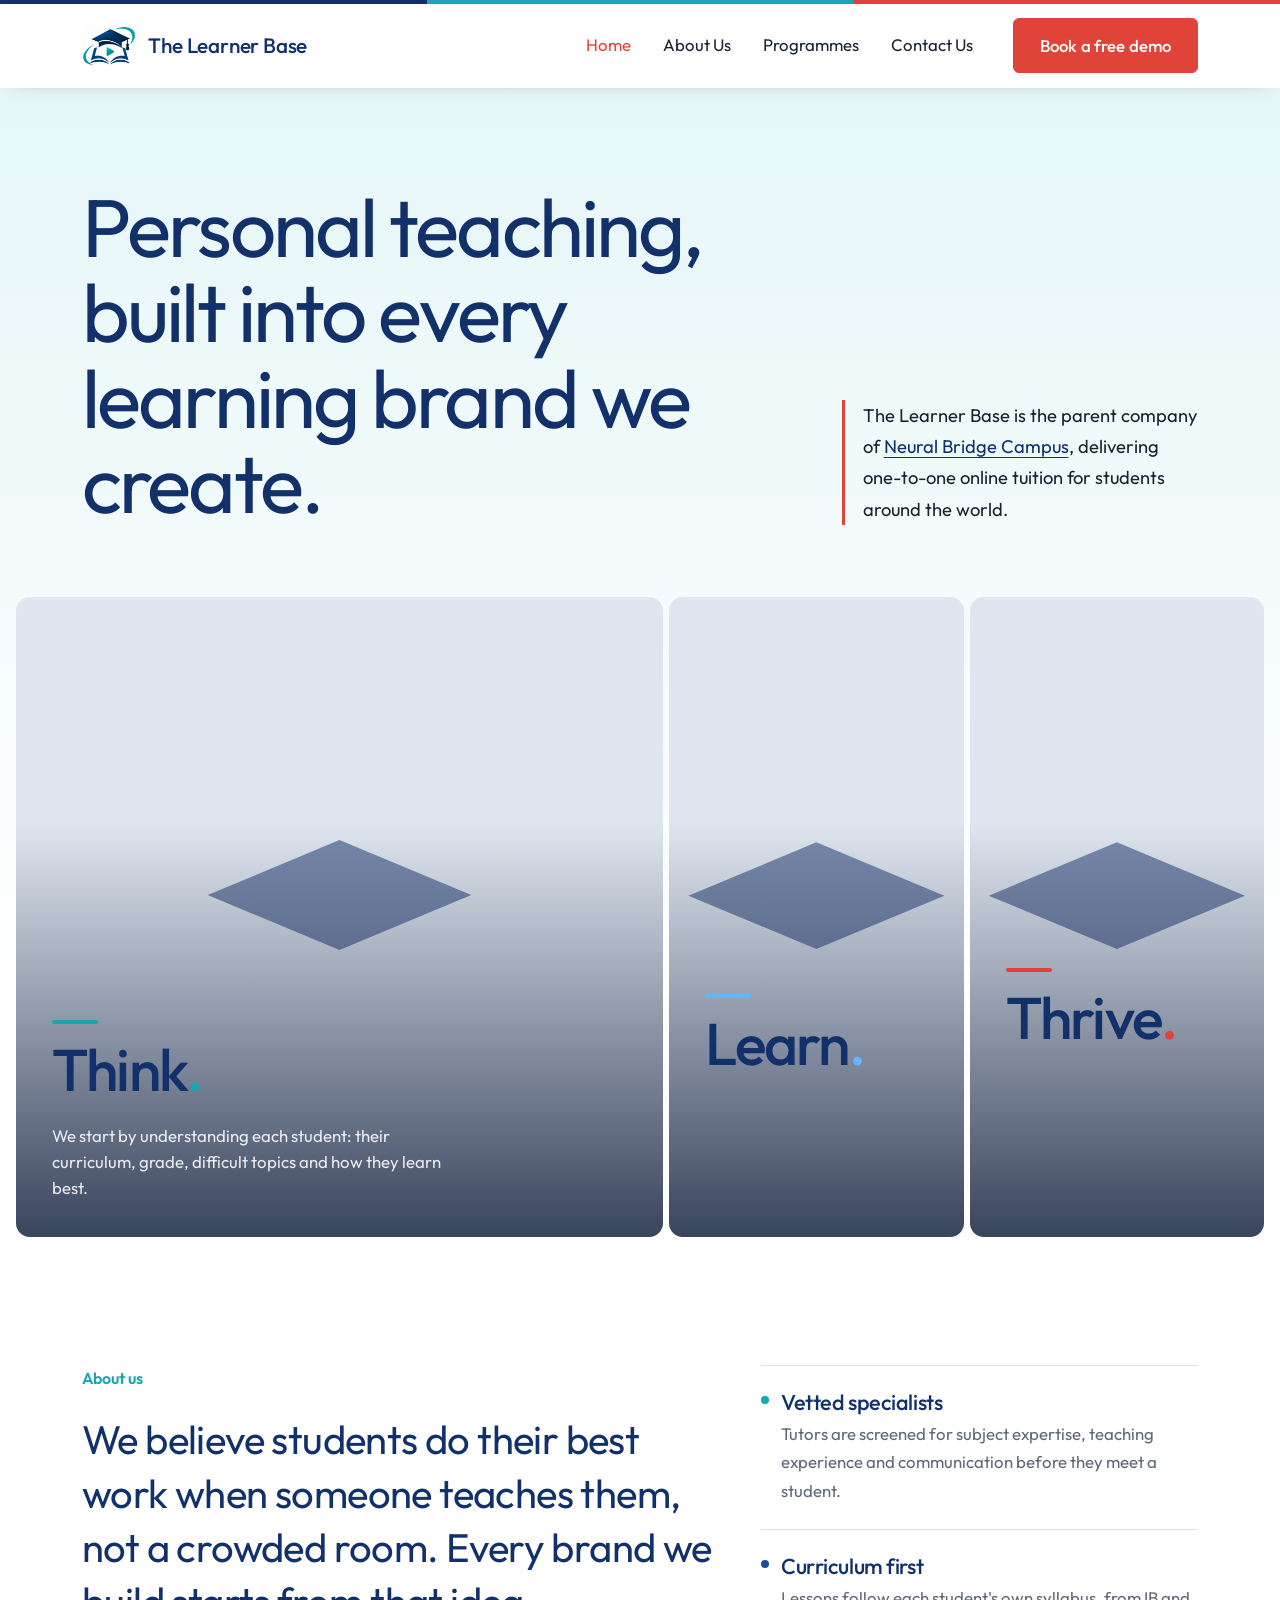
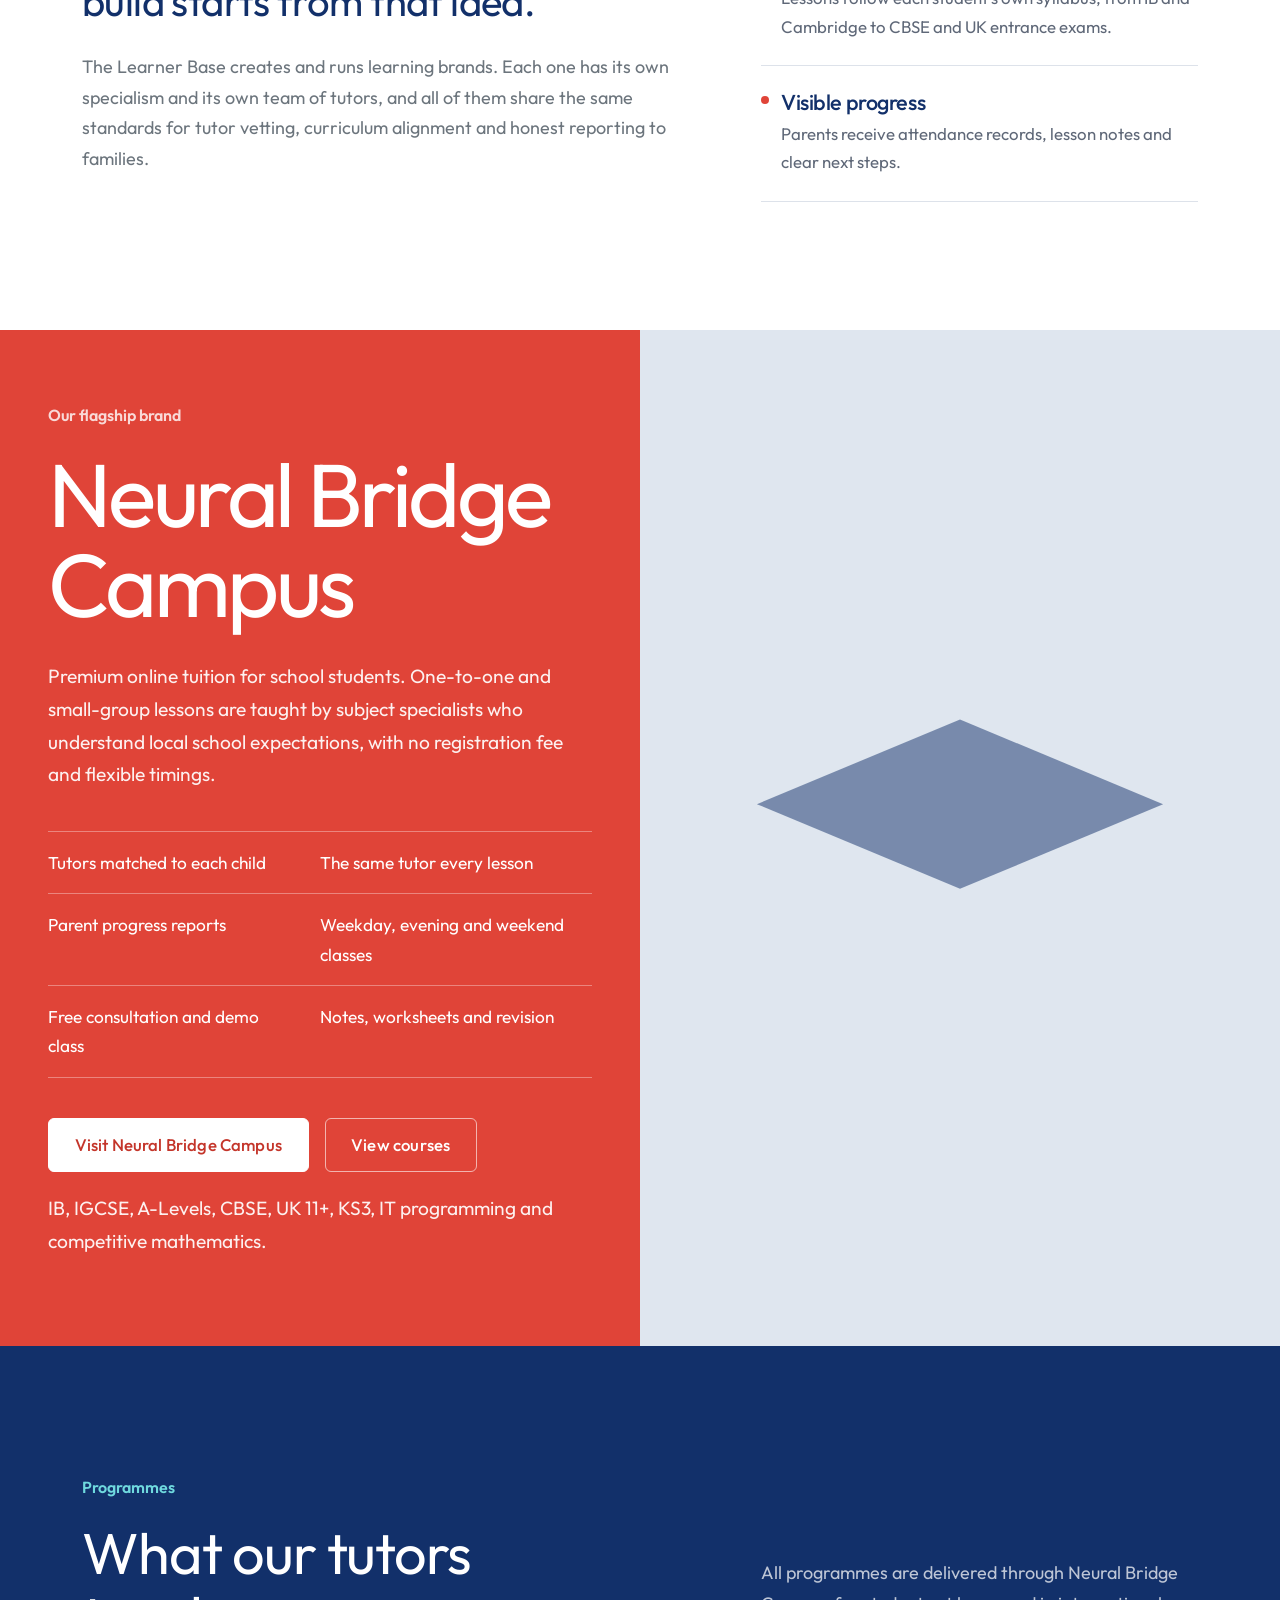
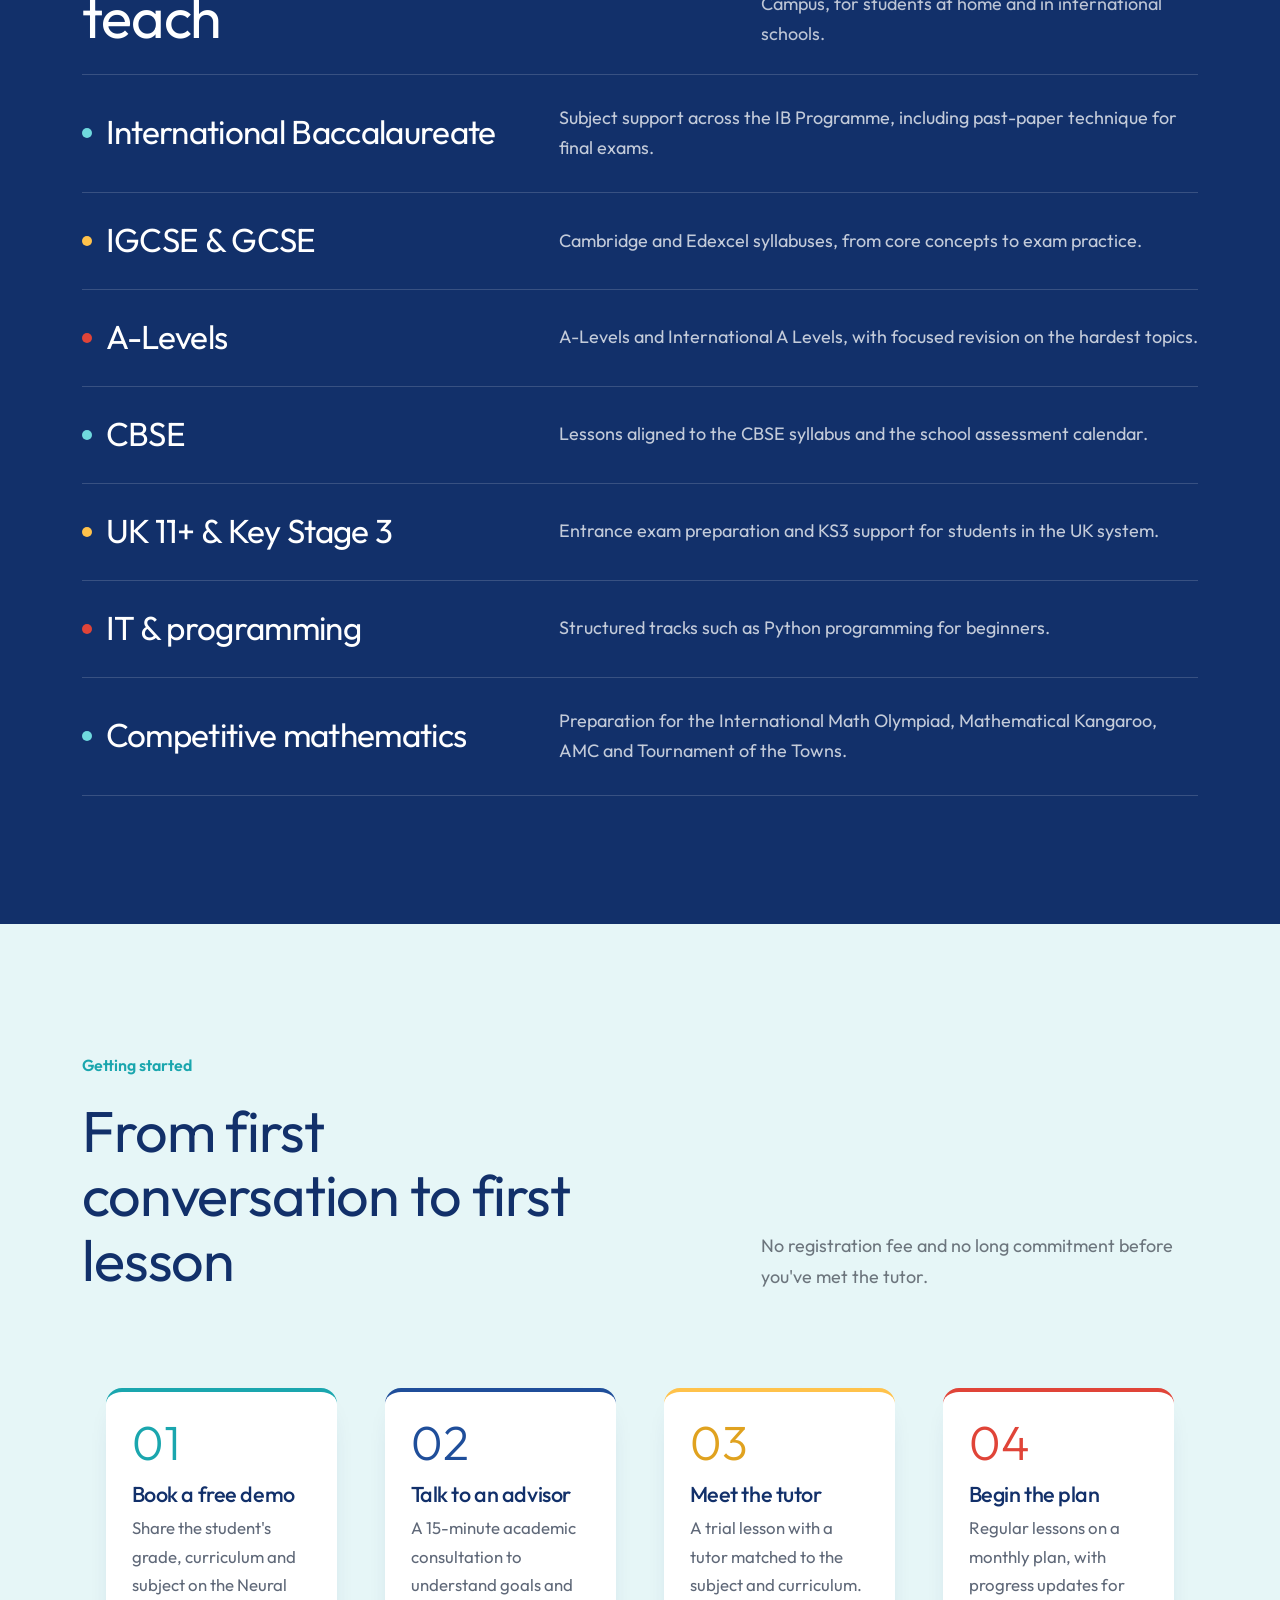
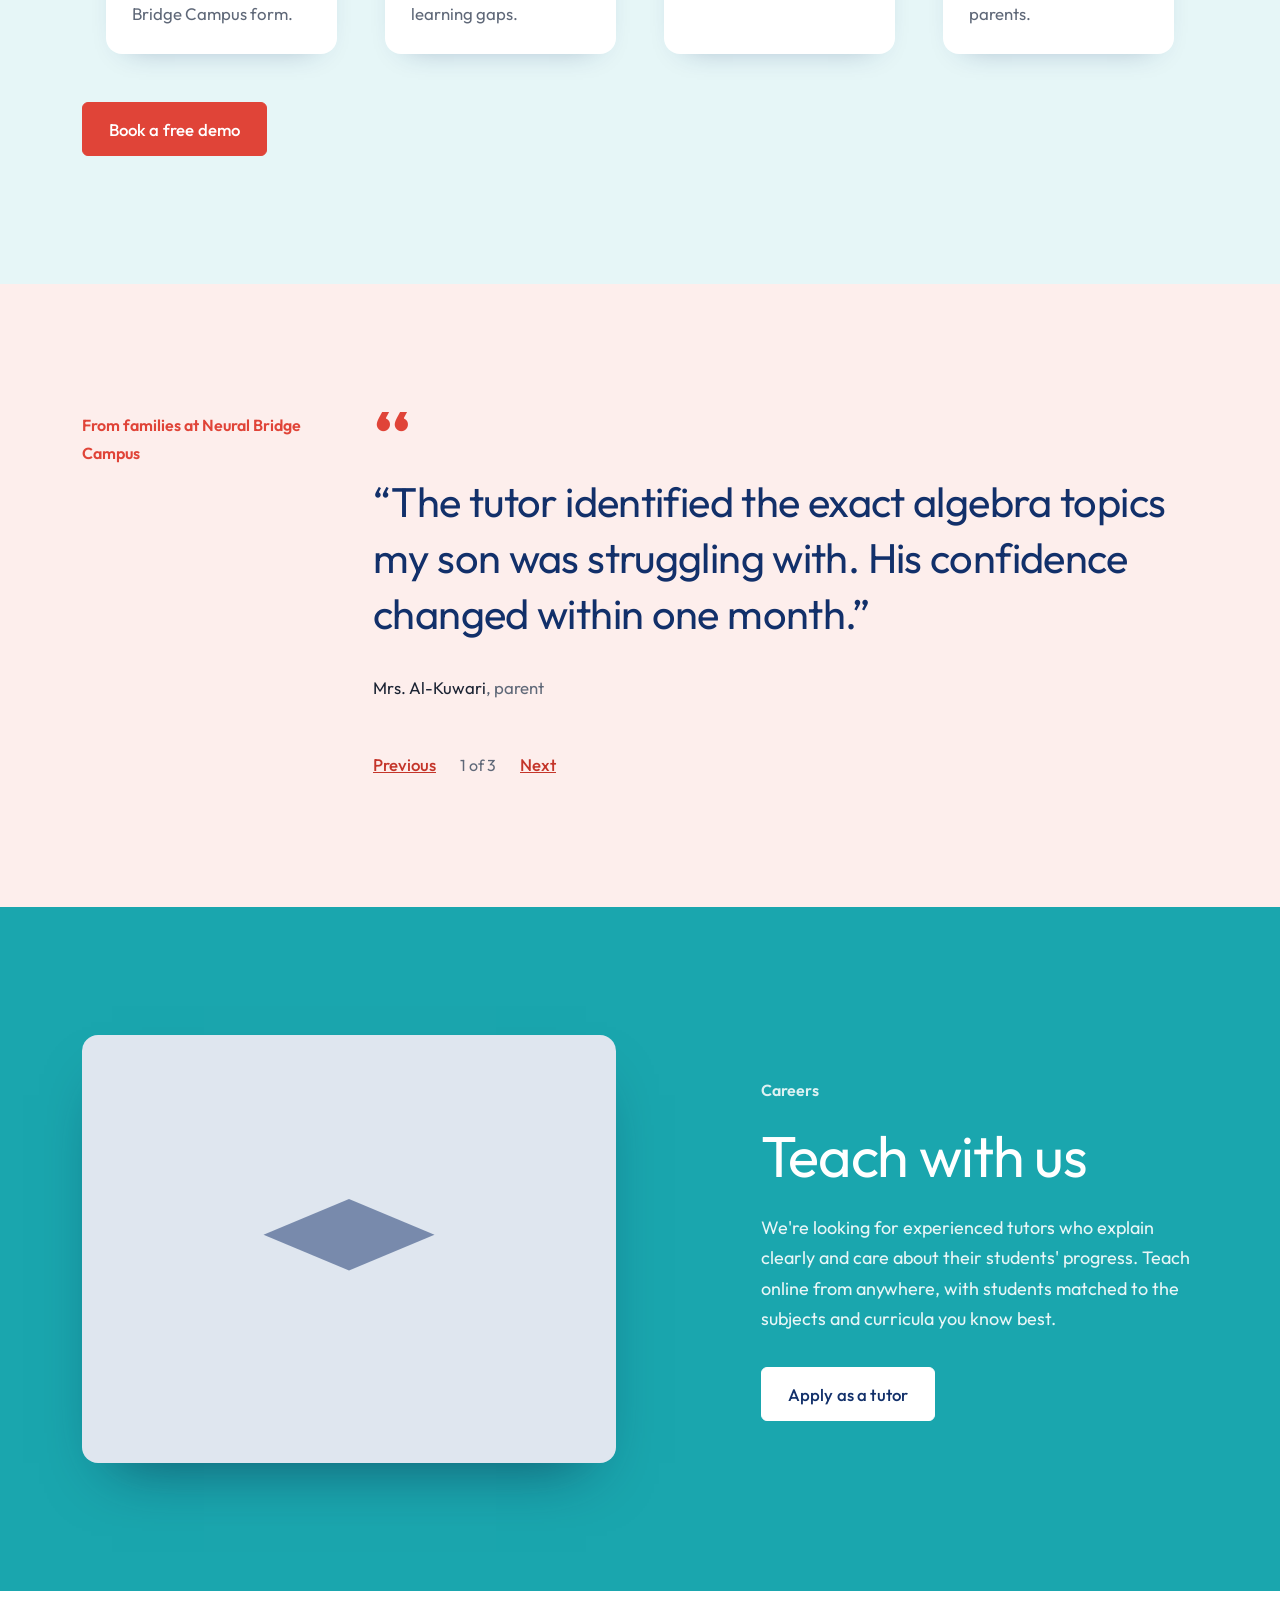
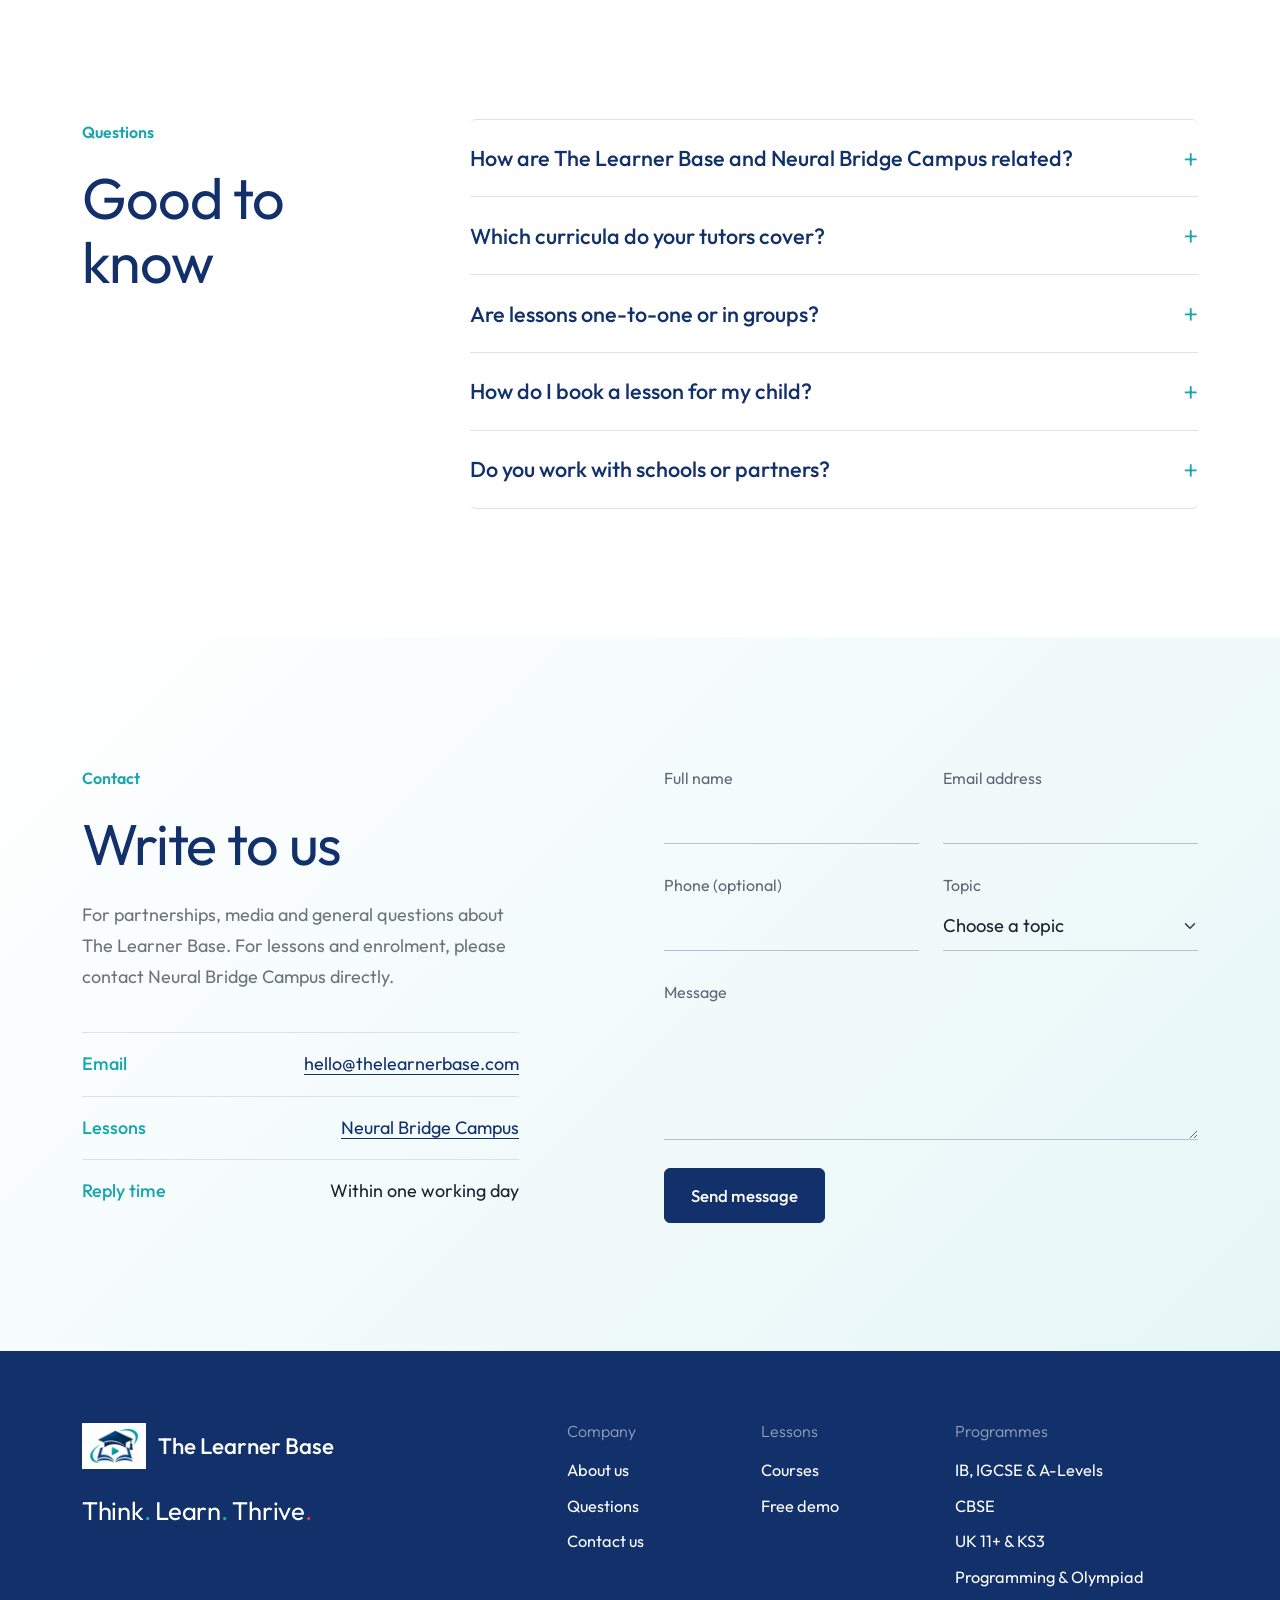
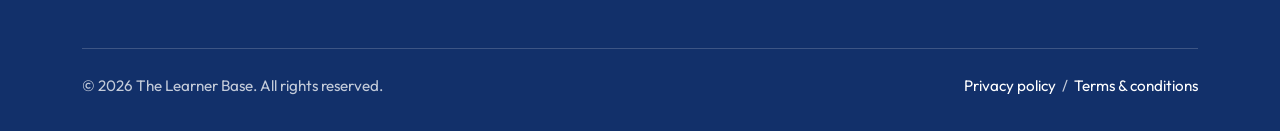
<file: index.html>
<!doctype html>
<html lang="en">
<head>
  <meta charset="utf-8">
  <meta name="viewport" content="width=device-width, initial-scale=1">
  <title>The Learner Base · Think. Learn. Thrive.</title>
  <meta name="description" content="The Learner Base is the parent company of Neural Bridge Campus, building learning brands around personal, curriculum-aligned online teaching.">
  <meta name="theme-color" content="#ffffff">
  <link rel="icon" type="image/png" href="assets/favicon.png">

  <link rel="preconnect" href="https://images.unsplash.com">
  <link rel="preconnect" href="https://fonts.googleapis.com">
  <link rel="preconnect" href="https://fonts.gstatic.com" crossorigin>
  <link href="https://fonts.googleapis.com/css2?family=Outfit:wght@300;400;500;600&display=swap" rel="stylesheet">
  <link href="https://cdn.jsdelivr.net/npm/bootstrap@5.3.3/dist/css/bootstrap.min.css" rel="stylesheet" integrity="sha384-QWTKZyjpPEjISv5WaRU9OFeRpok6YctnYmDr5pNlyT2bRjXh0JMhjY6hW+ALEwIH" crossorigin="anonymous">

  <link href="styles.css" rel="stylesheet">
</head>
<body>
  <a class="visually-hidden-focusable position-absolute top-0 start-0 m-2 btn btn-navy" style="z-index:2000" href="#main">Skip to content</a>

  <div class="brand-stripe" aria-hidden="true"></div>
  <!-- Header -->
  <nav class="navbar navbar-expand-lg sticky-top site-header" aria-label="Main navigation">
    <div class="container">
      <a class="brand" href="index.html" aria-label="The Learner Base home">
        <img src="assets/logo-mark.png" alt="" width="55" height="40">
        <span class="brand-text">The Learner Base</span>
      </a>
      <button class="navbar-toggler" type="button" data-bs-toggle="collapse" data-bs-target="#navMenu" aria-controls="navMenu" aria-expanded="false" aria-label="Open menu"><span class="toggler-lines"></span></button>
      <div class="collapse navbar-collapse" id="navMenu">
        <ul class="navbar-nav ms-auto me-lg-4">
          <li class="nav-item"><a class="nav-link" href="#top">Home</a></li>
          <li class="nav-item"><a class="nav-link" href="about.html">About Us</a></li>
          <li class="nav-item"><a class="nav-link" href="#programmes">Programmes</a></li>
          <li class="nav-item"><a class="nav-link" href="contact.html">Contact Us</a></li>
        </ul>
        <a class="btn btn-coral mt-3 mt-lg-0" href="https://www.neuralbridgecampus.com/#book-demo" target="_blank" rel="noopener">Book a free demo</a>
      </div>
    </div>
  </nav>

  <main id="main">
    <!-- Hero -->
    <section class="hero" id="top" aria-labelledby="hero-title">
      <div class="container">
        <div class="row g-4 align-items-end">
          <div class="col-lg-8">
            <h1 id="hero-title">Personal teaching, built into every learning brand we create.</h1>
          </div>
          <div class="col-lg-4">
            <p class="hero-side mb-0">The Learner Base is the parent company of <a href="https://www.neuralbridgecampus.com" target="_blank" rel="noopener">Neural Bridge Campus</a>, delivering one-to-one online tuition for students around the world.</p>
          </div>
        </div>
      </div>

      <div class="container-fluid px-2 px-md-3">
        <div class="triptych" id="triptych">
          <article class="panel is-open" tabindex="0" aria-labelledby="p1">
            <img src="https://images.unsplash.com/photo-1503676260728-1c00da094a0b?auto=format&fit=crop&w=1400&q=70" alt="Young students concentrating on schoolwork" fetchpriority="high">
            <div class="panel-body">
              <h2 class="panel-word" id="p1">Think</h2>
              <p class="panel-text">We start by understanding each student: their curriculum, grade, difficult topics and how they learn best.</p>
            </div>
          </article>
          <article class="panel" tabindex="0" aria-labelledby="p2">
            <img src="https://images.unsplash.com/photo-1588196749597-9ff075ee6b5b?auto=format&fit=crop&w=1400&q=70" alt="A student taking a live online lesson on a laptop" loading="lazy">
            <div class="panel-body">
              <h2 class="panel-word" id="p2">Learn</h2>
              <p class="panel-text">Live lessons with a matched subject specialist, at a pace where nothing is rushed and nothing is skipped.</p>
            </div>
          </article>
          <article class="panel" tabindex="0" aria-labelledby="p3">
            <img src="https://images.unsplash.com/photo-1523050854058-8df90110c9f1?auto=format&fit=crop&w=1400&q=70" alt="Graduates throwing their caps in celebration" loading="lazy">
            <div class="panel-body">
              <h2 class="panel-word" id="p3">Thrive</h2>
              <p class="panel-text">Progress checkpoints and parent reports make improvement visible, lesson by lesson, all the way to results day.</p>
            </div>
          </article>
        </div>
      </div>
    </section>

    <!-- About -->
    <section class="section" id="about" aria-labelledby="about-title">
      <div class="container">
        <div class="row g-5">
          <div class="col-lg-7">
            <span class="label">About us</span>
            <h2 id="about-title" class="visually-hidden">About The Learner Base</h2>
            <p class="statement">We believe students do their best work when someone teaches them, not a crowded room. Every brand we build starts from that idea.</p>
            <p class="mt-4 text-secondary">The Learner Base creates and runs learning brands. Each one has its own specialism and its own team of tutors, and all of them share the same standards for tutor vetting, curriculum alignment and honest reporting to families.</p>
          </div>
          <div class="col-lg-5">
            <ul class="facts">
              <li><h3>Vetted specialists</h3><p>Tutors are screened for subject expertise, teaching experience and communication before they meet a student.</p></li>
              <li><h3>Curriculum first</h3><p>Lessons follow each student's own syllabus, from IB and Cambridge to CBSE and UK entrance exams.</p></li>
              <li><h3>Visible progress</h3><p>Parents receive attendance records, lesson notes and clear next steps.</p></li>
            </ul>
          </div>
        </div>
      </div>
    </section>

    <!-- Neural Bridge Campus -->
    <section class="nbc" id="brands" aria-labelledby="nbc-title">
      <div class="container-fluid px-0">
        <div class="row g-0">
          <div class="col-lg-6 order-lg-2">
            <img class="nbc-img" src="https://images.unsplash.com/photo-1606761568499-6d2451b23c66?auto=format&fit=crop&w=1400&q=70" alt="Tutor teaching a live online class from a laptop" loading="lazy">
          </div>
          <div class="col-lg-6 order-lg-1">
            <div class="px-4 px-md-5 py-5 my-lg-4" style="max-width:720px;margin-left:auto">
              <span class="label">Our flagship brand</span>
              <h2 id="nbc-title">Neural Bridge Campus</h2>
              <p>Premium online tuition for school students. One-to-one and small-group lessons are taught by subject specialists who understand local school expectations, with no registration fee and flexible timings.</p>
              <ul class="nbc-list">
                <li>Tutors matched to each child</li>
                <li>The same tutor every lesson</li>
                <li>Parent progress reports</li>
                <li>Weekday, evening and weekend classes</li>
                <li>Free consultation and demo class</li>
                <li>Notes, worksheets and revision</li>
              </ul>
              <div class="d-flex flex-wrap gap-3">
                <a class="btn btn-white" href="https://www.neuralbridgecampus.com" target="_blank" rel="noopener">Visit Neural Bridge Campus<span class="visually-hidden"> (opens in a new tab)</span></a>
                <a class="btn btn-line-white" href="https://www.neuralbridgecampus.com/courses" target="_blank" rel="noopener">View courses</a>
              </div>
              <p class="nbc-curricula">IB, IGCSE, A-Levels, CBSE, UK 11+, KS3, IT programming and competitive mathematics.</p>
            </div>
          </div>
        </div>
      </div>
    </section>

    <!-- Programmes -->
    <section class="section prog-dark" id="programmes" aria-labelledby="prog-title">
      <div class="container">
        <div class="row g-5 mb-4">
          <div class="col-lg-6"><span class="label">Programmes</span><h2 id="prog-title" class="mb-0">What our tutors teach</h2></div>
          <div class="col-lg-5 offset-lg-1 align-self-end"><p class="text-secondary mb-0">All programmes are delivered through Neural Bridge Campus, for students at home and in international schools.</p></div>
        </div>
        <dl class="programmes">
          <div class="row"><dt class="col-md-5">International Baccalaureate</dt><dd class="col-md-7">Subject support across the IB Programme, including past-paper technique for final exams.</dd></div>
          <div class="row"><dt class="col-md-5">IGCSE &amp; GCSE</dt><dd class="col-md-7">Cambridge and Edexcel syllabuses, from core concepts to exam practice.</dd></div>
          <div class="row"><dt class="col-md-5">A-Levels</dt><dd class="col-md-7">A-Levels and International A Levels, with focused revision on the hardest topics.</dd></div>
          <div class="row"><dt class="col-md-5">CBSE</dt><dd class="col-md-7">Lessons aligned to the CBSE syllabus and the school assessment calendar.</dd></div>
          <div class="row"><dt class="col-md-5">UK 11+ &amp; Key Stage 3</dt><dd class="col-md-7">Entrance exam preparation and KS3 support for students in the UK system.</dd></div>
          <div class="row"><dt class="col-md-5">IT &amp; programming</dt><dd class="col-md-7">Structured tracks such as Python programming for beginners.</dd></div>
          <div class="row"><dt class="col-md-5">Competitive mathematics</dt><dd class="col-md-7">Preparation for the International Math Olympiad, Mathematical Kangaroo, AMC and Tournament of the Towns.</dd></div>
        </dl>
      </div>
    </section>

    <!-- Steps -->
    <section class="section steps-band" aria-labelledby="how-title">
      <div class="container">
        <div class="row g-5 mb-5">
          <div class="col-lg-6"><span class="label">Getting started</span><h2 id="how-title" class="mb-0">From first conversation to first lesson</h2></div>
          <div class="col-lg-5 offset-lg-1 align-self-end"><p class="text-secondary mb-0">No registration fee and no long commitment before you've met the tutor.</p></div>
        </div>
        <ol class="steps row g-5">
          <li class="col-md-6 col-lg-3"><div class="step-card"><span class="step-num">01</span><h3>Book a free demo</h3><p>Share the student's grade, curriculum and subject on the Neural Bridge Campus form.</p></div></li>
          <li class="col-md-6 col-lg-3"><div class="step-card"><span class="step-num">02</span><h3>Talk to an advisor</h3><p>A 15-minute academic consultation to understand goals and learning gaps.</p></div></li>
          <li class="col-md-6 col-lg-3"><div class="step-card"><span class="step-num">03</span><h3>Meet the tutor</h3><p>A trial lesson with a tutor matched to the subject and curriculum.</p></div></li>
          <li class="col-md-6 col-lg-3"><div class="step-card"><span class="step-num">04</span><h3>Begin the plan</h3><p>Regular lessons on a monthly plan, with progress updates for parents.</p></div></li>
        </ol>
        <a class="btn btn-coral mt-5" href="https://www.neuralbridgecampus.com/#book-demo" target="_blank" rel="noopener">Book a free demo</a>
      </div>
    </section>

    <!-- Testimonials -->
    <section class="section quotes-band" aria-labelledby="t-title">
      <div class="container">
        <div class="row g-5">
          <div class="col-lg-3"><span class="label" id="t-title">From families at Neural Bridge Campus</span></div>
          <div class="col-lg-9">
            <div id="quotes" class="carousel slide quote-carousel" data-bs-interval="false" aria-roledescription="carousel" aria-label="Testimonials">
              <div class="carousel-inner">
                <figure class="carousel-item active m-0">
                  <span class="quote-mark" aria-hidden="true">“</span><blockquote>“The tutor identified the exact algebra topics my son was struggling with. His confidence changed within one month.”</blockquote>
                  <figcaption><strong>Mrs. Al-Kuwari</strong>, parent</figcaption>
                </figure>
                <figure class="carousel-item m-0">
                  <span class="quote-mark" aria-hidden="true">“</span><blockquote>“The lessons were clear and focused on past-paper technique. I improved from a grade 5 to a grade 7 in Physics.”</blockquote>
                  <figcaption><strong>Yousef M.</strong>, IB student</figcaption>
                </figure>
                <figure class="carousel-item m-0">
                  <span class="quote-mark" aria-hidden="true">“</span><blockquote>“The parent reports are useful and practical. We know what was covered and what needs practice before the next lesson.”</blockquote>
                  <figcaption><strong>Mrs. Fatima A.</strong>, parent</figcaption>
                </figure>
              </div>
              <div class="quote-controls">
                <button type="button" data-bs-target="#quotes" data-bs-slide="prev">Previous</button>
                <span class="quote-count" id="quoteCount" aria-live="polite">1 of 3</span>
                <button type="button" data-bs-target="#quotes" data-bs-slide="next">Next</button>
              </div>
            </div>
          </div>
        </div>
      </div>
    </section>

    <!-- Careers -->
    <section class="section careers-band" id="careers" aria-labelledby="careers-title">
      <div class="container">
        <div class="row g-5 align-items-center">
          <div class="col-lg-6">
            <img class="tutor-img" src="https://images.unsplash.com/photo-1544717305-2782549b5136?auto=format&fit=crop&w=1200&q=70" alt="Tutor preparing an online lesson at a desk" loading="lazy">
          </div>
          <div class="col-lg-5 offset-lg-1">
            <span class="label">Careers</span>
            <h2 id="careers-title">Teach with us</h2>
            <p class="text-secondary">We're looking for experienced tutors who explain clearly and care about their students' progress. Teach online from anywhere, with students matched to the subjects and curricula you know best.</p>
            <a class="btn btn-navy mt-3" href="https://www.neuralbridgecampus.com/apply-as-tutor" target="_blank" rel="noopener">Apply as a tutor</a>
          </div>
        </div>
      </div>
    </section>

    <!-- FAQ -->
    <section class="section faq" id="faq" aria-labelledby="faq-title">
      <div class="container">
        <div class="row g-5">
          <div class="col-lg-4"><span class="label">Questions</span><h2 id="faq-title">Good to know</h2></div>
          <div class="col-lg-8">
            <div class="accordion" id="faqList">
              <div class="accordion-item">
                <h3 class="accordion-header"><button class="accordion-button collapsed" type="button" data-bs-toggle="collapse" data-bs-target="#q1" aria-expanded="false" aria-controls="q1">How are The Learner Base and Neural Bridge Campus related?</button></h3>
                <div id="q1" class="accordion-collapse collapse" data-bs-parent="#faqList"><div class="accordion-body">The Learner Base is the parent company. Neural Bridge Campus is our online tuition brand, where students book lessons, meet their tutors and attend classes.</div></div>
              </div>
              <div class="accordion-item">
                <h3 class="accordion-header"><button class="accordion-button collapsed" type="button" data-bs-toggle="collapse" data-bs-target="#q2" aria-expanded="false" aria-controls="q2">Which curricula do your tutors cover?</button></h3>
                <div id="q2" class="accordion-collapse collapse" data-bs-parent="#faqList"><div class="accordion-body">IB, Cambridge and Edexcel IGCSE and A-Levels, CBSE, UK 11+ and Key Stage 3, IT programming, and competitive mathematics.</div></div>
              </div>
              <div class="accordion-item">
                <h3 class="accordion-header"><button class="accordion-button collapsed" type="button" data-bs-toggle="collapse" data-bs-target="#q3" aria-expanded="false" aria-controls="q3">Are lessons one-to-one or in groups?</button></h3>
                <div id="q3" class="accordion-collapse collapse" data-bs-parent="#faqList"><div class="accordion-body">Both formats are available. Each course lists its standard format, and one-to-one plans can be arranged with the support team.</div></div>
              </div>
              <div class="accordion-item">
                <h3 class="accordion-header"><button class="accordion-button collapsed" type="button" data-bs-toggle="collapse" data-bs-target="#q4" aria-expanded="false" aria-controls="q4">How do I book a lesson for my child?</button></h3>
                <div id="q4" class="accordion-collapse collapse" data-bs-parent="#faqList"><div class="accordion-body">Book a free demo on the <a class="text-link" href="https://www.neuralbridgecampus.com/#book-demo" target="_blank" rel="noopener">Neural Bridge Campus website</a>. You'll get a short consultation, a trial lesson with a matched tutor and a suggested monthly plan.</div></div>
              </div>
              <div class="accordion-item">
                <h3 class="accordion-header"><button class="accordion-button collapsed" type="button" data-bs-toggle="collapse" data-bs-target="#q5" aria-expanded="false" aria-controls="q5">Do you work with schools or partners?</button></h3>
                <div id="q5" class="accordion-collapse collapse" data-bs-parent="#faqList"><div class="accordion-body">Yes. Schools, education organisations and partners can reach us through the contact form below. Choose "Partnership" as the topic.</div></div>
              </div>
            </div>
          </div>
        </div>
      </div>
    </section>

    <!-- Contact -->
    <section class="section contact-band" id="contact" aria-labelledby="contact-title">
      <div class="container">
        <div class="row g-5">
          <div class="col-lg-5">
            <span class="label">Contact</span>
            <h2 id="contact-title">Write to us</h2>
            <p class="text-secondary">For partnerships, media and general questions about The Learner Base. For lessons and enrolment, please contact Neural Bridge Campus directly.</p>
            <ul class="contact-lines">
              <li><span>Email</span><a class="text-link" href="mailto:hello@thelearnerbase.com">hello@thelearnerbase.com</a></li>
              <li><span>Lessons</span><a class="text-link" href="https://www.neuralbridgecampus.com/contact" target="_blank" rel="noopener">Neural Bridge Campus</a></li>
              <li><span>Reply time</span>Within one working day</li>
            </ul>
          </div>
          <div class="col-lg-6 offset-lg-1">
            <form id="contactForm" novalidate>
              <div class="form-success" id="formSuccess" role="status" aria-live="polite">Message sent. We'll reply within one working day.</div>
              <div class="row g-0 gx-md-4">
                <div class="col-md-6 field">
                  <label for="cName">Full name</label>
                  <input class="form-control" id="cName" name="name" autocomplete="name" required>
                  <div class="invalid-feedback">Enter your full name.</div>
                </div>
                <div class="col-md-6 field">
                  <label for="cEmail">Email address</label>
                  <input class="form-control" id="cEmail" name="email" type="email" autocomplete="email" required>
                  <div class="invalid-feedback">Enter an email like name@example.com.</div>
                </div>
                <div class="col-md-6 field">
                  <label for="cPhone">Phone (optional)</label>
                  <input class="form-control" id="cPhone" name="phone" type="tel" autocomplete="tel">
                </div>
                <div class="col-md-6 field">
                  <label for="cTopic">Topic</label>
                  <select class="form-select" id="cTopic" name="topic" required>
                    <option value="" selected disabled>Choose a topic</option>
                    <option>General question</option>
                    <option>Partnership</option>
                    <option>Tutoring for my child</option>
                    <option>Working with us</option>
                    <option>Media</option>
                  </select>
                  <div class="invalid-feedback">Choose a topic.</div>
                </div>
                <div class="col-12 field">
                  <label for="cMessage">Message</label>
                  <textarea class="form-control" id="cMessage" name="message" rows="4" minlength="10" required></textarea>
                  <div class="invalid-feedback">Write at least 10 characters.</div>
                </div>
              </div>
              <button class="btn btn-navy" type="submit">Send message</button>
            </form>
          </div>
        </div>
      </div>
    </section>
  </main>

  <!-- Footer -->
  <footer class="site-footer">
    <div class="container">
      <div class="row g-5">
        <div class="col-lg-5">
          <a class="footer-brand text-decoration-none" href="#top"><img src="assets/logo-mark.png" alt="" width="64" height="46"><span>The Learner Base</span></a>
          <p class="footer-tag mb-0">Think<i>.</i> Learn<i>.</i> Thrive<i class="c">.</i></p>
        </div>
        <div class="col-6 col-md-4 col-lg-2">
          <h4>Company</h4>
          <ul><li><a href="about.html">About us</a></li><li><a href="#faq">Questions</a></li><li><a href="contact.html">Contact us</a></li></ul>
        </div>
        <div class="col-6 col-md-4 col-lg-2">
          <h4>Lessons</h4>
          <ul><li><a href="https://www.neuralbridgecampus.com/courses" target="_blank" rel="noopener">Courses</a></li><li><a href="https://www.neuralbridgecampus.com/#book-demo" target="_blank" rel="noopener">Free demo</a></li></ul>
        </div>
        <div class="col-md-4 col-lg-3">
          <h4>Programmes</h4>
          <ul><li><a href="#programmes">IB, IGCSE &amp; A-Levels</a></li><li><a href="#programmes">CBSE</a></li><li><a href="#programmes">UK 11+ &amp; KS3</a></li><li><a href="#programmes">Programming &amp; Olympiad</a></li></ul>
        </div>
      </div>
      <div class="footer-bottom d-flex flex-column flex-md-row justify-content-between gap-2">
        <span>© <span id="year">2026</span> The Learner Base. All rights reserved.</span>
        <span><a href="privacy.html">Privacy policy</a> &nbsp;/&nbsp; <a href="terms.html">Terms &amp; conditions</a></span>
      </div>
    </div>
  </footer>

  <script src="https://cdn.jsdelivr.net/npm/bootstrap@5.3.3/dist/js/bootstrap.bundle.min.js" integrity="sha384-YvpcrYf0tY3lHB60NNkmXc5s9fDVZLESaAA55NDzOxhy9GkcIdslK1eN7N6jIeHz" crossorigin="anonymous"></script>
  <script>
    (function () {
      'use strict';

      // Image fallback in brand colours
      var fallback = 'data:image/svg+xml;utf8,' + encodeURIComponent('<svg xmlns="http://www.w3.org/2000/svg" viewBox="0 0 800 600"><rect width="800" height="600" fill="#dfe6ef"/><path d="M400 230 l120 50 -120 50 -120 -50z" fill="#12306a" opacity=".5"/></svg>');
      function useFallback(img) { if (!img.dataset.fallback) { img.dataset.fallback = '1'; img.removeAttribute('srcset'); img.src = fallback; } }
      window.addEventListener('error', function (e) { if (e.target && e.target.tagName === 'IMG') useFallback(e.target); }, true);
      document.querySelectorAll('img').forEach(function (img) { if (img.complete && img.naturalWidth === 0) useFallback(img); });

      // Triptych: hover, focus or tap opens a panel
      var panels = Array.prototype.slice.call(document.querySelectorAll('.panel'));
      function open(p) { panels.forEach(function (x) { x.classList.toggle('is-open', x === p); }); }
      panels.forEach(function (p) {
        p.addEventListener('mouseenter', function () { open(p); });
        p.addEventListener('focus', function () { open(p); });
        p.addEventListener('click', function () { open(p); });
        p.addEventListener('keydown', function (e) {
          var i = panels.indexOf(p);
          if (e.key === 'ArrowRight' && panels[i + 1]) { panels[i + 1].focus(); e.preventDefault(); }
          if (e.key === 'ArrowLeft' && panels[i - 1]) { panels[i - 1].focus(); e.preventDefault(); }
        });
      });

      // Testimonial counter
      var car = document.getElementById('quotes');
      car.addEventListener('slid.bs.carousel', function (e) { document.getElementById('quoteCount').textContent = (e.to + 1) + ' of 3'; });

      // Active nav link
      var links = Array.prototype.slice.call(document.querySelectorAll('#navMenu .nav-link[href^="#"]'));
      var targets = links.map(function (a) { return document.querySelector(a.getAttribute('href')); });
      function onScroll() {
        var cur = -1;
        targets.forEach(function (s, i) { if (s && s.getBoundingClientRect().top <= 120) cur = i; });
        links.forEach(function (a, i) { a.classList.toggle('active', i === cur); if (i === cur) a.setAttribute('aria-current', 'true'); else a.removeAttribute('aria-current'); });
      }
      window.addEventListener('scroll', onScroll, { passive: true });
      onScroll();

      // Close mobile menu after a tap
      var menu = document.getElementById('navMenu');
      menu.querySelectorAll('a').forEach(function (a) {
        a.addEventListener('click', function () { if (menu.classList.contains('show')) bootstrap.Collapse.getOrCreateInstance(menu).hide(); });
      });

      // Contact form (front-end validation only)
      var form = document.getElementById('contactForm');
      var ok = document.getElementById('formSuccess');
      form.addEventListener('submit', function (e) {
        e.preventDefault();
        ok.classList.remove('show');
        if (!form.checkValidity()) {
          form.classList.add('was-validated');
          var first = form.querySelector(':invalid');
          if (first) first.focus();
          return;
        }
        // Connect to your backend or a form service here.
        form.reset();
        form.classList.remove('was-validated');
        ok.classList.add('show');
        ok.scrollIntoView({ block: 'nearest' });
      });

      document.getElementById('year').textContent = new Date().getFullYear();
    })();
  </script>
</body>
</html>
</file>
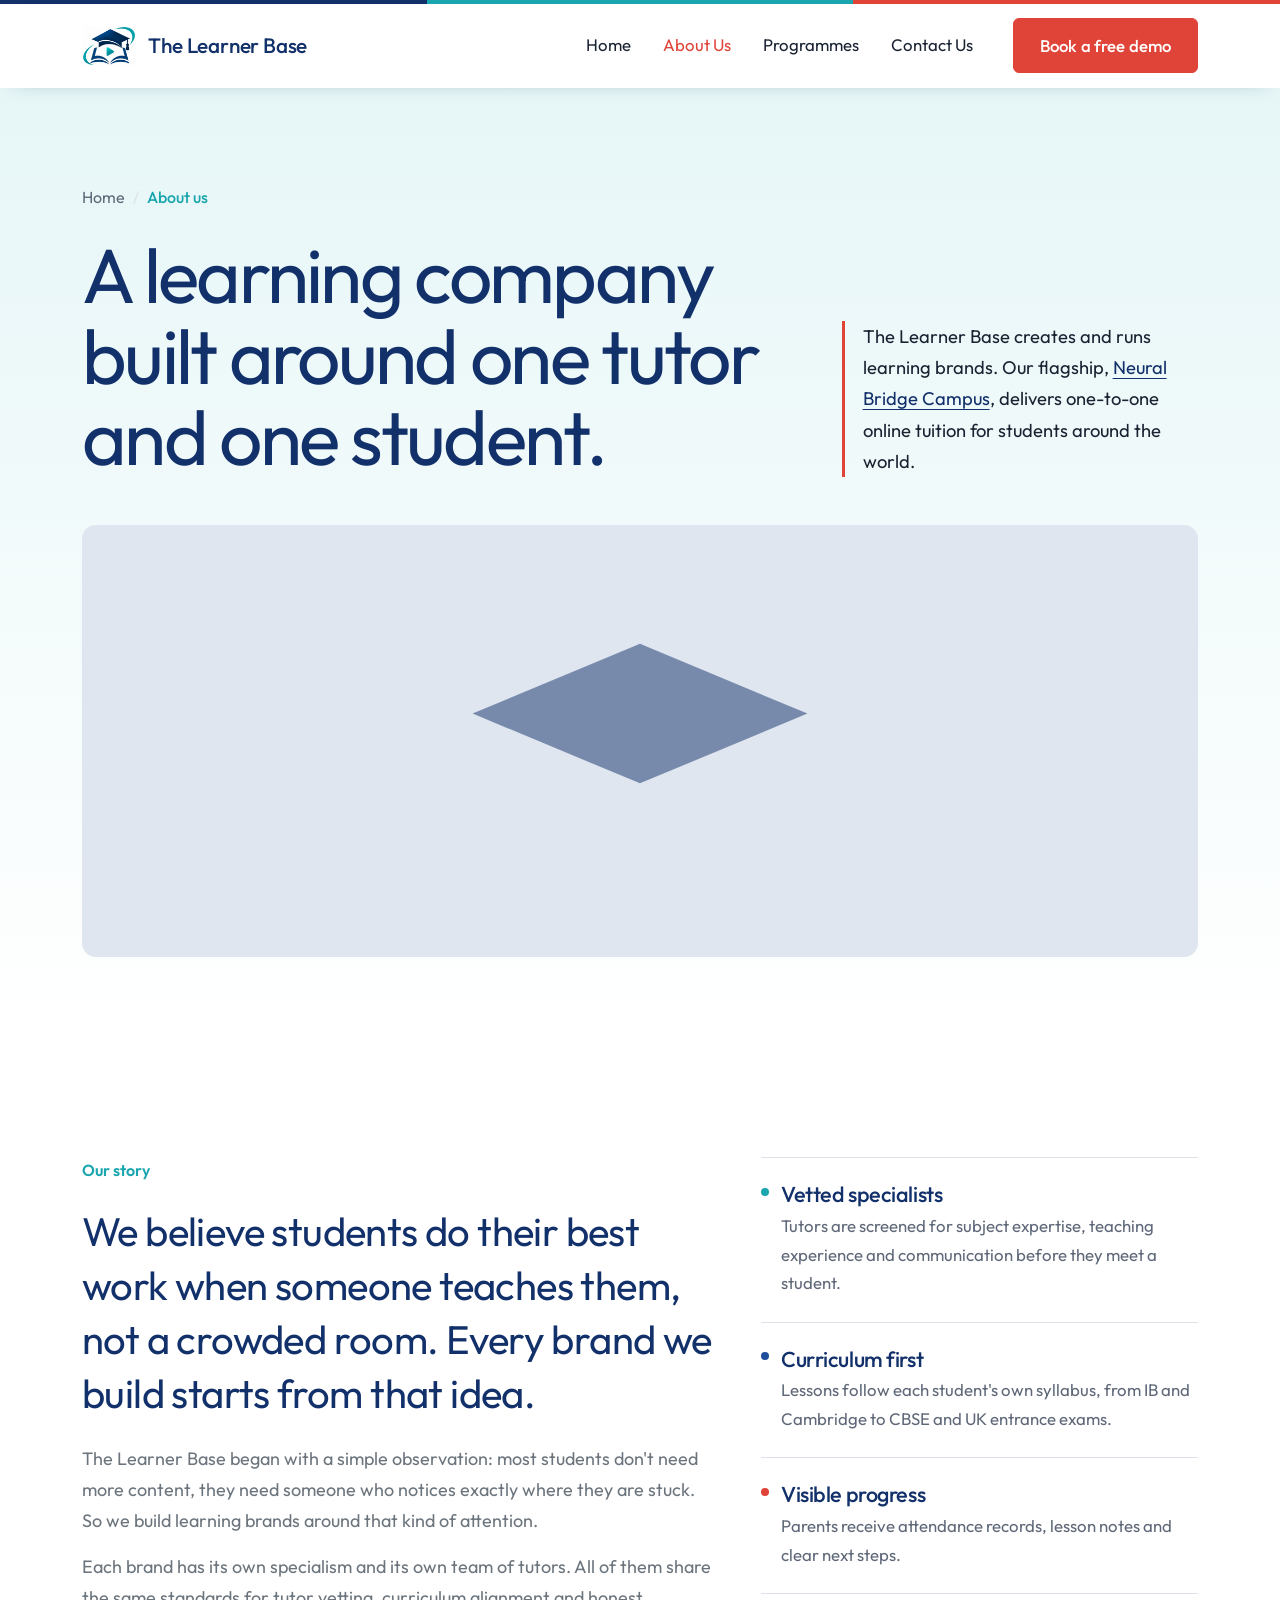
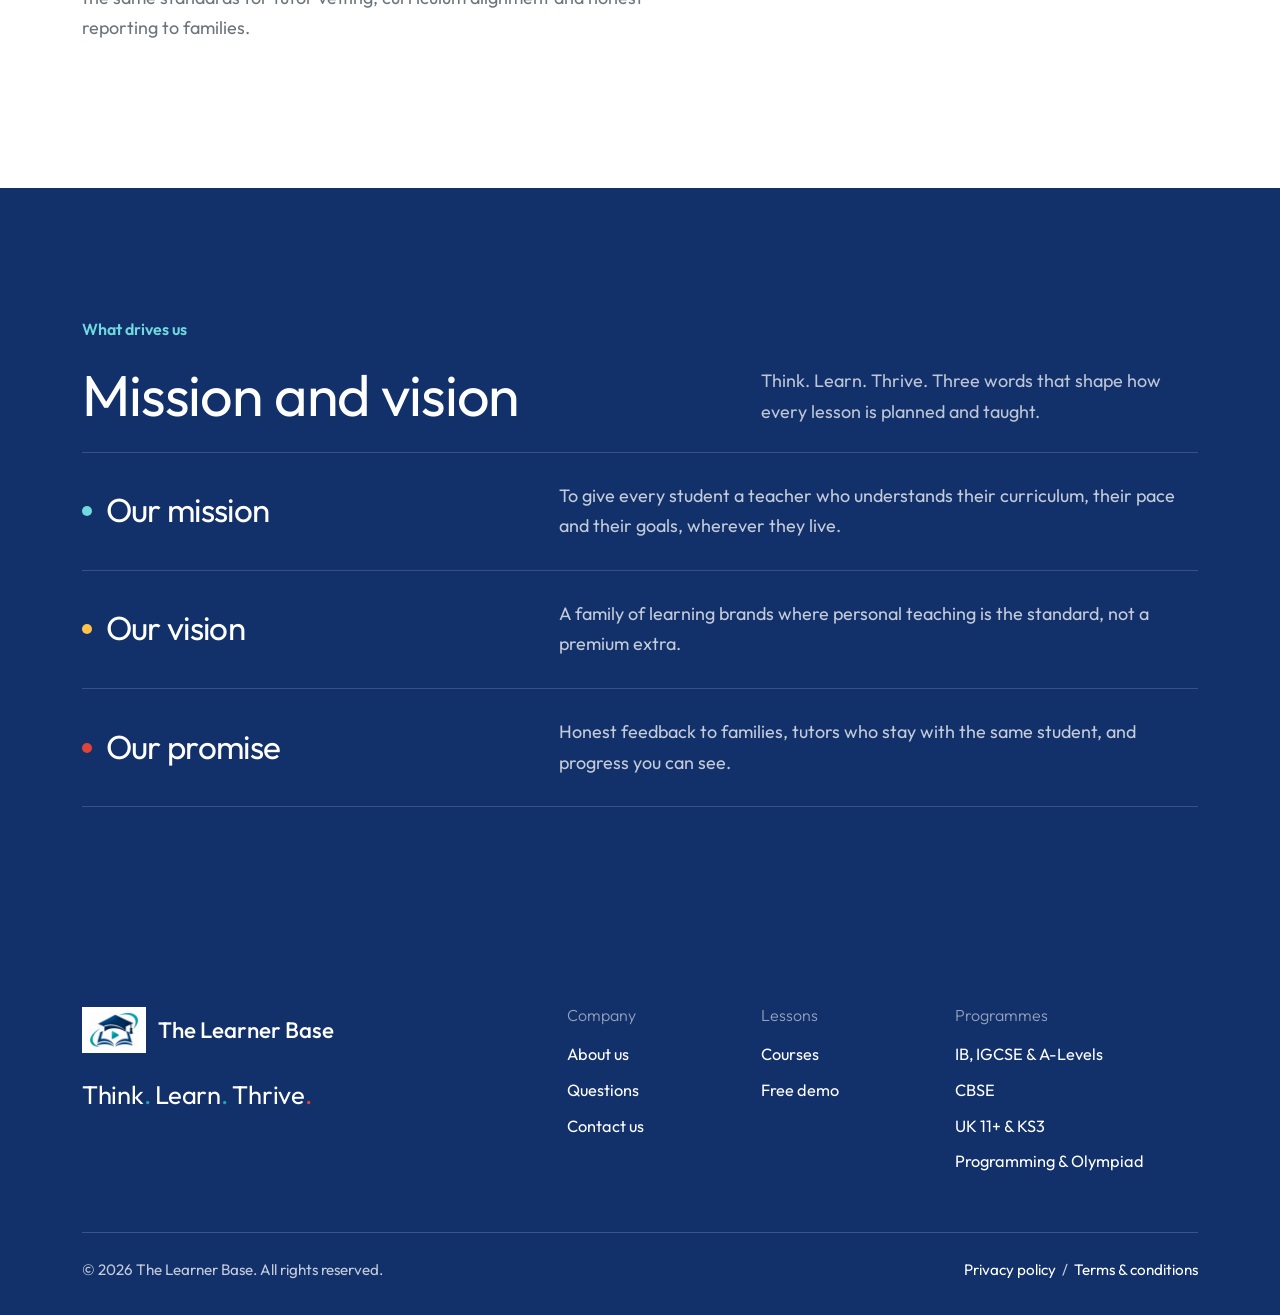
<file: about.html>
<!doctype html>
<html lang="en">
<head>
  <meta charset="utf-8">
  <meta name="viewport" content="width=device-width, initial-scale=1">
  <title>About Us · The Learner Base</title>
  <meta name="description" content="The Learner Base builds learning brands around personal, curriculum-aligned online teaching. Learn who we are and how we work.">
  <meta name="theme-color" content="#ffffff">
  <link rel="icon" type="image/png" href="assets/favicon.png">

  <link rel="preconnect" href="https://images.unsplash.com">
  <link rel="preconnect" href="https://fonts.googleapis.com">
  <link rel="preconnect" href="https://fonts.gstatic.com" crossorigin>
  <link href="https://fonts.googleapis.com/css2?family=Outfit:wght@300;400;500;600&display=swap" rel="stylesheet">
  <link href="https://cdn.jsdelivr.net/npm/bootstrap@5.3.3/dist/css/bootstrap.min.css" rel="stylesheet" integrity="sha384-QWTKZyjpPEjISv5WaRU9OFeRpok6YctnYmDr5pNlyT2bRjXh0JMhjY6hW+ALEwIH" crossorigin="anonymous">

  <link href="styles.css" rel="stylesheet">
</head>
<body>
  <a class="visually-hidden-focusable position-absolute top-0 start-0 m-2 btn btn-navy" style="z-index:2000" href="#main">Skip to content</a>

  <div class="brand-stripe" aria-hidden="true"></div>
  <!-- Header -->
  <nav class="navbar navbar-expand-lg sticky-top site-header" aria-label="Main navigation">
    <div class="container">
      <a class="brand" href="index.html" aria-label="The Learner Base home">
        <img src="assets/logo-mark.png" alt="" width="55" height="40">
        <span class="brand-text">The Learner Base</span>
      </a>
      <button class="navbar-toggler" type="button" data-bs-toggle="collapse" data-bs-target="#navMenu" aria-controls="navMenu" aria-expanded="false" aria-label="Open menu"><span class="toggler-lines"></span></button>
      <div class="collapse navbar-collapse" id="navMenu">
        <ul class="navbar-nav ms-auto me-lg-4">
          <li class="nav-item"><a class="nav-link" href="index.html">Home</a></li>
          <li class="nav-item"><a class="nav-link active" href="about.html" aria-current="page">About Us</a></li>
          <li class="nav-item"><a class="nav-link" href="index.html#programmes">Programmes</a></li>
          <li class="nav-item"><a class="nav-link" href="contact.html">Contact Us</a></li>
        </ul>
        <a class="btn btn-coral mt-3 mt-lg-0" href="https://www.neuralbridgecampus.com/#book-demo" target="_blank" rel="noopener">Book a free demo</a>
      </div>
    </div>
  </nav>

  <main id="main">
    <!-- Page header -->
    <section class="page-hero" aria-labelledby="page-title">
      <div class="container">
        <ol class="crumbs" aria-label="Breadcrumb">
          <li><a href="index.html">Home</a></li>
          <li><span aria-current="page">About us</span></li>
        </ol>
        <div class="row g-4 align-items-end">
          <div class="col-lg-8">
            <h1 id="page-title">A learning company built around one tutor and one student.</h1>
          </div>
          <div class="col-lg-4">
            <p class="hero-side mb-0">The Learner Base creates and runs learning brands. Our flagship, <a href="https://www.neuralbridgecampus.com" target="_blank" rel="noopener">Neural Bridge Campus</a>, delivers one-to-one online tuition for students around the world.</p>
          </div>
        </div>
      </div>
      <div class="container mt-5">
        <img class="page-banner" src="https://images.unsplash.com/photo-1522202176988-66273c2fd55f?auto=format&fit=crop&w=1800&q=70" alt="Students working together around a laptop" fetchpriority="high">
      </div>
    </section>

    <!-- Story -->
    <section class="section" aria-labelledby="story-title">
      <div class="container">
        <div class="row g-5">
          <div class="col-lg-7">
            <span class="label">Our story</span>
            <h2 id="story-title" class="visually-hidden">Our story</h2>
            <p class="statement">We believe students do their best work when someone teaches them, not a crowded room. Every brand we build starts from that idea.</p>
            <p class="mt-4 text-secondary">The Learner Base began with a simple observation: most students don't need more content, they need someone who notices exactly where they are stuck. So we build learning brands around that kind of attention.</p>
            <p class="text-secondary">Each brand has its own specialism and its own team of tutors. All of them share the same standards for tutor vetting, curriculum alignment and honest reporting to families.</p>
          </div>
          <div class="col-lg-5">
            <ul class="facts">
              <li><h3>Vetted specialists</h3><p>Tutors are screened for subject expertise, teaching experience and communication before they meet a student.</p></li>
              <li><h3>Curriculum first</h3><p>Lessons follow each student's own syllabus, from IB and Cambridge to CBSE and UK entrance exams.</p></li>
              <li><h3>Visible progress</h3><p>Parents receive attendance records, lesson notes and clear next steps.</p></li>
            </ul>
          </div>
        </div>
      </div>
    </section>

    <!-- Mission / vision -->
    <section class="section prog-dark" aria-labelledby="mission-title">
      <div class="container">
        <div class="row g-5 mb-4">
          <div class="col-lg-6"><span class="label">What drives us</span><h2 id="mission-title" class="mb-0">Mission and vision</h2></div>
          <div class="col-lg-5 offset-lg-1 align-self-end"><p class="text-secondary mb-0">Think. Learn. Thrive. Three words that shape how every lesson is planned and taught.</p></div>
        </div>
        <dl class="programmes">
          <div class="row"><dt class="col-md-5">Our mission</dt><dd class="col-md-7">To give every student a teacher who understands their curriculum, their pace and their goals, wherever they live.</dd></div>
          <div class="row"><dt class="col-md-5">Our vision</dt><dd class="col-md-7">A family of learning brands where personal teaching is the standard, not a premium extra.</dd></div>
          <div class="row"><dt class="col-md-5">Our promise</dt><dd class="col-md-7">Honest feedback to families, tutors who stay with the same student, and progress you can see.</dd></div>
        </dl>
      </div>
    </section>

  </main>

  <!-- Footer -->
  <footer class="site-footer">
    <div class="container">
      <div class="row g-5">
        <div class="col-lg-5">
          <a class="footer-brand text-decoration-none" href="index.html"><img src="assets/logo-mark.png" alt="" width="64" height="46"><span>The Learner Base</span></a>
          <p class="footer-tag mb-0">Think<i>.</i> Learn<i>.</i> Thrive<i class="c">.</i></p>
        </div>
        <div class="col-6 col-md-4 col-lg-2">
          <h4>Company</h4>
          <ul><li><a href="about.html">About us</a></li><li><a href="index.html#faq">Questions</a></li><li><a href="contact.html">Contact us</a></li></ul>
        </div>
        <div class="col-6 col-md-4 col-lg-2">
          <h4>Lessons</h4>
          <ul><li><a href="https://www.neuralbridgecampus.com/courses" target="_blank" rel="noopener">Courses</a></li><li><a href="https://www.neuralbridgecampus.com/#book-demo" target="_blank" rel="noopener">Free demo</a></li></ul>
        </div>
        <div class="col-md-4 col-lg-3">
          <h4>Programmes</h4>
          <ul><li><a href="index.html#programmes">IB, IGCSE &amp; A-Levels</a></li><li><a href="index.html#programmes">CBSE</a></li><li><a href="index.html#programmes">UK 11+ &amp; KS3</a></li><li><a href="index.html#programmes">Programming &amp; Olympiad</a></li></ul>
        </div>
      </div>
      <div class="footer-bottom d-flex flex-column flex-md-row justify-content-between gap-2">
        <span>© <span id="year">2026</span> The Learner Base. All rights reserved.</span>
        <span><a href="privacy.html">Privacy policy</a> &nbsp;/&nbsp; <a href="terms.html">Terms &amp; conditions</a></span>
      </div>
    </div>
  </footer>

  <script src="https://cdn.jsdelivr.net/npm/bootstrap@5.3.3/dist/js/bootstrap.bundle.min.js" integrity="sha384-YvpcrYf0tY3lHB60NNkmXc5s9fDVZLESaAA55NDzOxhy9GkcIdslK1eN7N6jIeHz" crossorigin="anonymous"></script>
  <script>
    (function () {
      'use strict';
      var fallback = 'data:image/svg+xml;utf8,' + encodeURIComponent('<svg xmlns="http://www.w3.org/2000/svg" viewBox="0 0 800 600"><rect width="800" height="600" fill="#dfe6ef"/><path d="M400 230 l120 50 -120 50 -120 -50z" fill="#12306a" opacity=".5"/></svg>');
      function useFallback(img) { if (!img.dataset.fallback) { img.dataset.fallback = '1'; img.removeAttribute('srcset'); img.src = fallback; } }
      window.addEventListener('error', function (e) { if (e.target && e.target.tagName === 'IMG') useFallback(e.target); }, true);
      document.querySelectorAll('img').forEach(function (img) { if (img.complete && img.naturalWidth === 0) useFallback(img); });
      document.getElementById('year').textContent = new Date().getFullYear();
    })();
  </script>
</body>
</html>
</file>
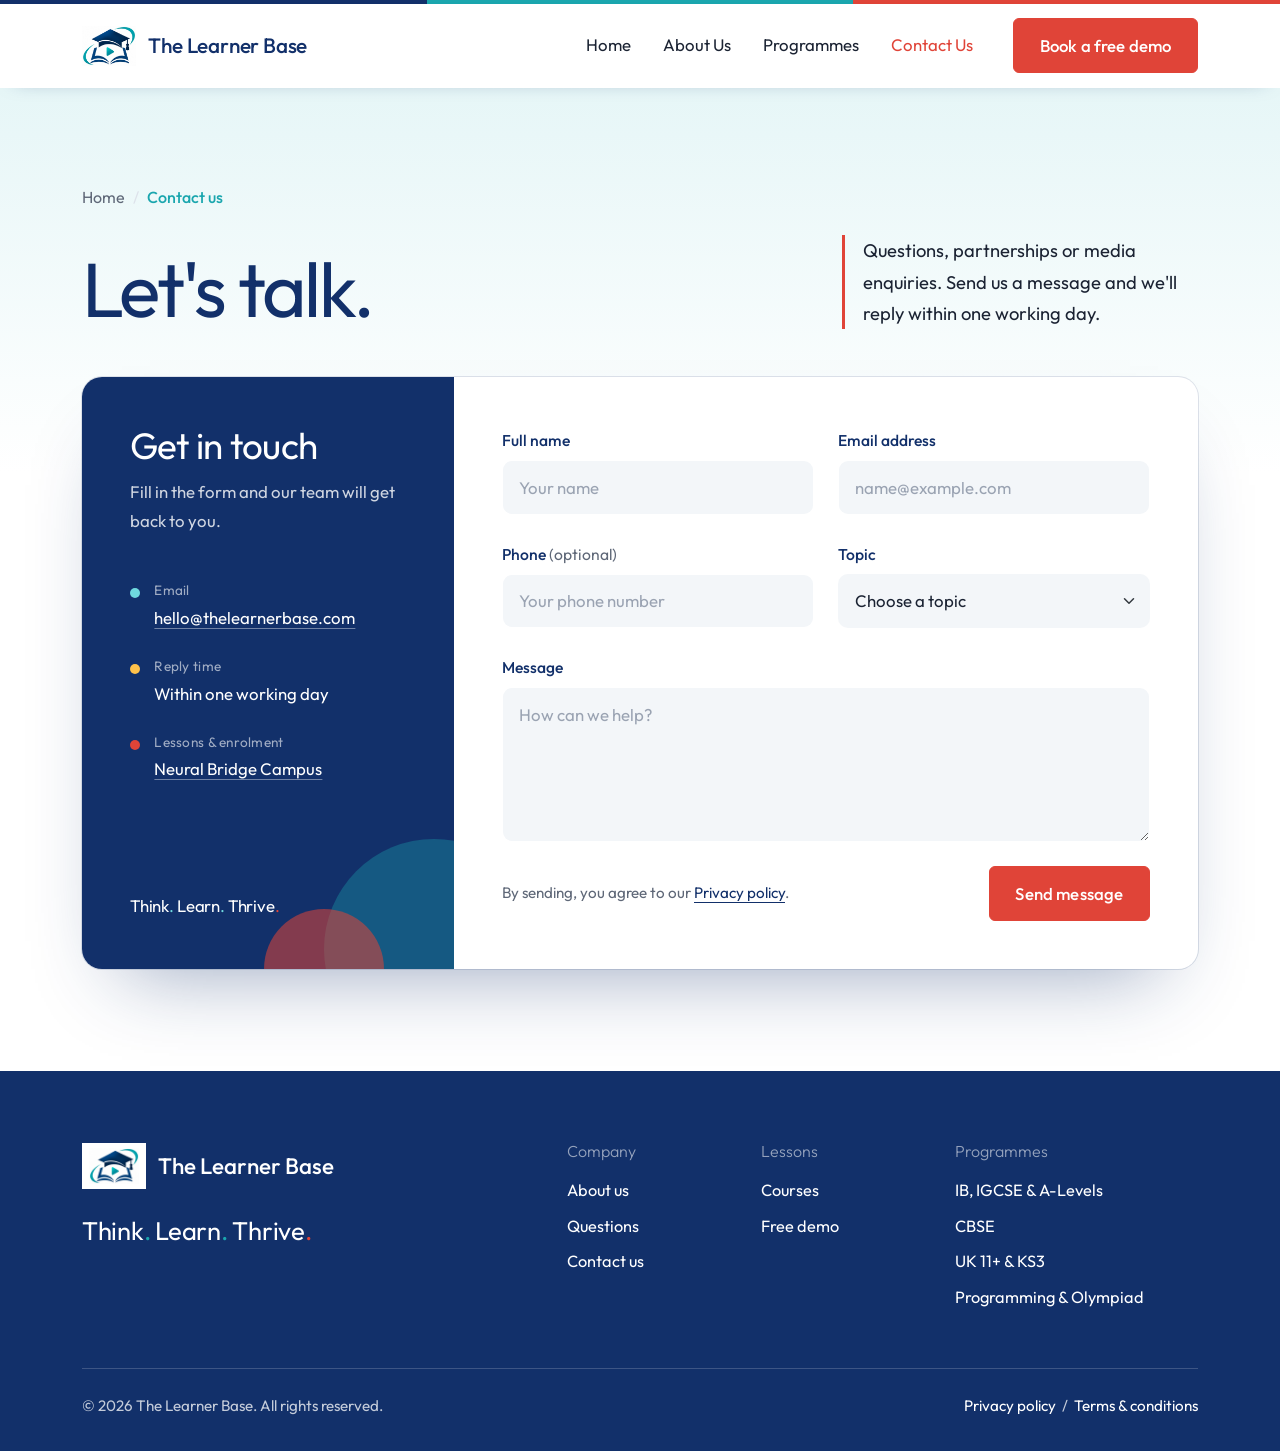
<file: contact.html>
<!doctype html>
<html lang="en">
<head>
  <meta charset="utf-8">
  <meta name="viewport" content="width=device-width, initial-scale=1">
  <title>Contact Us · The Learner Base</title>
  <meta name="description" content="Contact The Learner Base for partnerships, media and general questions. For lessons and enrolment, contact Neural Bridge Campus.">
  <meta name="theme-color" content="#ffffff">
  <link rel="icon" type="image/png" href="assets/favicon.png">

  <link rel="preconnect" href="https://fonts.googleapis.com">
  <link rel="preconnect" href="https://fonts.gstatic.com" crossorigin>
  <link href="https://fonts.googleapis.com/css2?family=Outfit:wght@300;400;500;600&display=swap" rel="stylesheet">
  <link href="https://cdn.jsdelivr.net/npm/bootstrap@5.3.3/dist/css/bootstrap.min.css" rel="stylesheet" integrity="sha384-QWTKZyjpPEjISv5WaRU9OFeRpok6YctnYmDr5pNlyT2bRjXh0JMhjY6hW+ALEwIH" crossorigin="anonymous">

  <link href="styles.css" rel="stylesheet">
</head>
<body>
  <a class="visually-hidden-focusable position-absolute top-0 start-0 m-2 btn btn-navy" style="z-index:2000" href="#main">Skip to content</a>

  <div class="brand-stripe" aria-hidden="true"></div>
  <!-- Header -->
  <nav class="navbar navbar-expand-lg sticky-top site-header" aria-label="Main navigation">
    <div class="container">
      <a class="brand" href="index.html" aria-label="The Learner Base home">
        <img src="assets/logo-mark.png" alt="" width="55" height="40">
        <span class="brand-text">The Learner Base</span>
      </a>
      <button class="navbar-toggler" type="button" data-bs-toggle="collapse" data-bs-target="#navMenu" aria-controls="navMenu" aria-expanded="false" aria-label="Open menu"><span class="toggler-lines"></span></button>
      <div class="collapse navbar-collapse" id="navMenu">
        <ul class="navbar-nav ms-auto me-lg-4">
          <li class="nav-item"><a class="nav-link" href="index.html">Home</a></li>
          <li class="nav-item"><a class="nav-link" href="about.html">About Us</a></li>
          <li class="nav-item"><a class="nav-link" href="index.html#programmes">Programmes</a></li>
          <li class="nav-item"><a class="nav-link active" href="contact.html" aria-current="page">Contact Us</a></li>
        </ul>
        <a class="btn btn-coral mt-3 mt-lg-0" href="https://www.neuralbridgecampus.com/#book-demo" target="_blank" rel="noopener">Book a free demo</a>
      </div>
    </div>
  </nav>

  <main id="main">
    <!-- Page header -->
    <section class="page-hero contact-hero" aria-labelledby="page-title">
      <div class="container">
        <ol class="crumbs" aria-label="Breadcrumb">
          <li><a href="index.html">Home</a></li>
          <li><span aria-current="page">Contact us</span></li>
        </ol>
        <div class="row g-4 align-items-end">
          <div class="col-lg-8">
            <h1 id="page-title">Let's talk.</h1>
          </div>
          <div class="col-lg-4">
            <p class="hero-side mb-0">Questions, partnerships or media enquiries. Send us a message and we'll reply within one working day.</p>
          </div>
        </div>
      </div>
    </section>

    <!-- Contact card -->
    <section class="contact-wrap" aria-label="Contact form">
      <div class="container">
        <div class="contact-card">
          <div class="row g-0">
            <aside class="col-lg-4 contact-info">
              <h2>Get in touch</h2>
              <p>Fill in the form and our team will get back to you.</p>
              <ul class="info-list">
                <li>
                  <span class="info-dot"></span>
                  <div><small>Email</small><a href="mailto:hello@thelearnerbase.com">hello@thelearnerbase.com</a></div>
                </li>
                <li>
                  <span class="info-dot dot-sun"></span>
                  <div><small>Reply time</small>Within one working day</div>
                </li>
                <li>
                  <span class="info-dot dot-coral"></span>
                  <div><small>Lessons &amp; enrolment</small><a href="https://www.neuralbridgecampus.com/contact" target="_blank" rel="noopener">Neural Bridge Campus</a></div>
                </li>
              </ul>
              <p class="info-tag mb-0">Think<i>.</i> Learn<i>.</i> Thrive<i class="c">.</i></p>
            </aside>

            <div class="col-lg-8 contact-form-col">
              <form id="contactForm" class="box-form" novalidate>
                <div class="form-success" id="formSuccess" role="status" aria-live="polite">Message sent. We'll reply within one working day.</div>
                <div class="row g-3 g-md-4">
                  <div class="col-md-6">
                    <label class="form-label" for="cName">Full name</label>
                    <input class="form-control" id="cName" name="name" autocomplete="name" placeholder="Your name" required>
                    <div class="invalid-feedback">Enter your full name.</div>
                  </div>
                  <div class="col-md-6">
                    <label class="form-label" for="cEmail">Email address</label>
                    <input class="form-control" id="cEmail" name="email" type="email" autocomplete="email" placeholder="name@example.com" required>
                    <div class="invalid-feedback">Enter an email like name@example.com.</div>
                  </div>
                  <div class="col-md-6">
                    <label class="form-label" for="cPhone">Phone <span class="opt">(optional)</span></label>
                    <input class="form-control" id="cPhone" name="phone" type="tel" autocomplete="tel" placeholder="Your phone number">
                  </div>
                  <div class="col-md-6">
                    <label class="form-label" for="cTopic">Topic</label>
                    <select class="form-select" id="cTopic" name="topic" required>
                      <option value="" selected disabled>Choose a topic</option>
                      <option>General question</option>
                      <option>Partnership</option>
                      <option>Tutoring for my child</option>
                      <option>Working with us</option>
                      <option>Media</option>
                    </select>
                    <div class="invalid-feedback">Choose a topic.</div>
                  </div>
                  <div class="col-12">
                    <label class="form-label" for="cMessage">Message</label>
                    <textarea class="form-control" id="cMessage" name="message" rows="5" minlength="10" placeholder="How can we help?" required></textarea>
                    <div class="invalid-feedback">Write at least 10 characters.</div>
                  </div>
                  <div class="col-12 d-flex flex-wrap align-items-center justify-content-between gap-3">
                    <p class="form-note mb-0">By sending, you agree to our <a class="text-link" href="privacy.html">Privacy policy</a>.</p>
                    <button class="btn btn-coral" type="submit">Send message</button>
                  </div>
                </div>
              </form>
            </div>
          </div>
        </div>
      </div>
    </section>

  </main>

  <!-- Footer -->
  <footer class="site-footer">
    <div class="container">
      <div class="row g-5">
        <div class="col-lg-5">
          <a class="footer-brand text-decoration-none" href="index.html"><img src="assets/logo-mark.png" alt="" width="64" height="46"><span>The Learner Base</span></a>
          <p class="footer-tag mb-0">Think<i>.</i> Learn<i>.</i> Thrive<i class="c">.</i></p>
        </div>
        <div class="col-6 col-md-4 col-lg-2">
          <h4>Company</h4>
          <ul><li><a href="about.html">About us</a></li><li><a href="index.html#faq">Questions</a></li><li><a href="contact.html">Contact us</a></li></ul>
        </div>
        <div class="col-6 col-md-4 col-lg-2">
          <h4>Lessons</h4>
          <ul><li><a href="https://www.neuralbridgecampus.com/courses" target="_blank" rel="noopener">Courses</a></li><li><a href="https://www.neuralbridgecampus.com/#book-demo" target="_blank" rel="noopener">Free demo</a></li></ul>
        </div>
        <div class="col-md-4 col-lg-3">
          <h4>Programmes</h4>
          <ul><li><a href="index.html#programmes">IB, IGCSE &amp; A-Levels</a></li><li><a href="index.html#programmes">CBSE</a></li><li><a href="index.html#programmes">UK 11+ &amp; KS3</a></li><li><a href="index.html#programmes">Programming &amp; Olympiad</a></li></ul>
        </div>
      </div>
      <div class="footer-bottom d-flex flex-column flex-md-row justify-content-between gap-2">
        <span>© <span id="year">2026</span> The Learner Base. All rights reserved.</span>
        <span><a href="privacy.html">Privacy policy</a> &nbsp;/&nbsp; <a href="terms.html">Terms &amp; conditions</a></span>
      </div>
    </div>
  </footer>

  <script src="https://cdn.jsdelivr.net/npm/bootstrap@5.3.3/dist/js/bootstrap.bundle.min.js" integrity="sha384-YvpcrYf0tY3lHB60NNkmXc5s9fDVZLESaAA55NDzOxhy9GkcIdslK1eN7N6jIeHz" crossorigin="anonymous"></script>
  <script>
    (function () {
      'use strict';

      // Contact form (front-end validation only)
      var form = document.getElementById('contactForm');
      var ok = document.getElementById('formSuccess');
      form.addEventListener('submit', function (e) {
        e.preventDefault();
        ok.classList.remove('show');
        if (!form.checkValidity()) {
          form.classList.add('was-validated');
          var first = form.querySelector(':invalid');
          if (first) first.focus();
          return;
        }
        // Connect to your backend or a form service here.
        form.reset();
        form.classList.remove('was-validated');
        ok.classList.add('show');
        ok.scrollIntoView({ block: 'nearest' });
      });

      document.getElementById('year').textContent = new Date().getFullYear();
    })();
  </script>
</body>
</html>
</file>
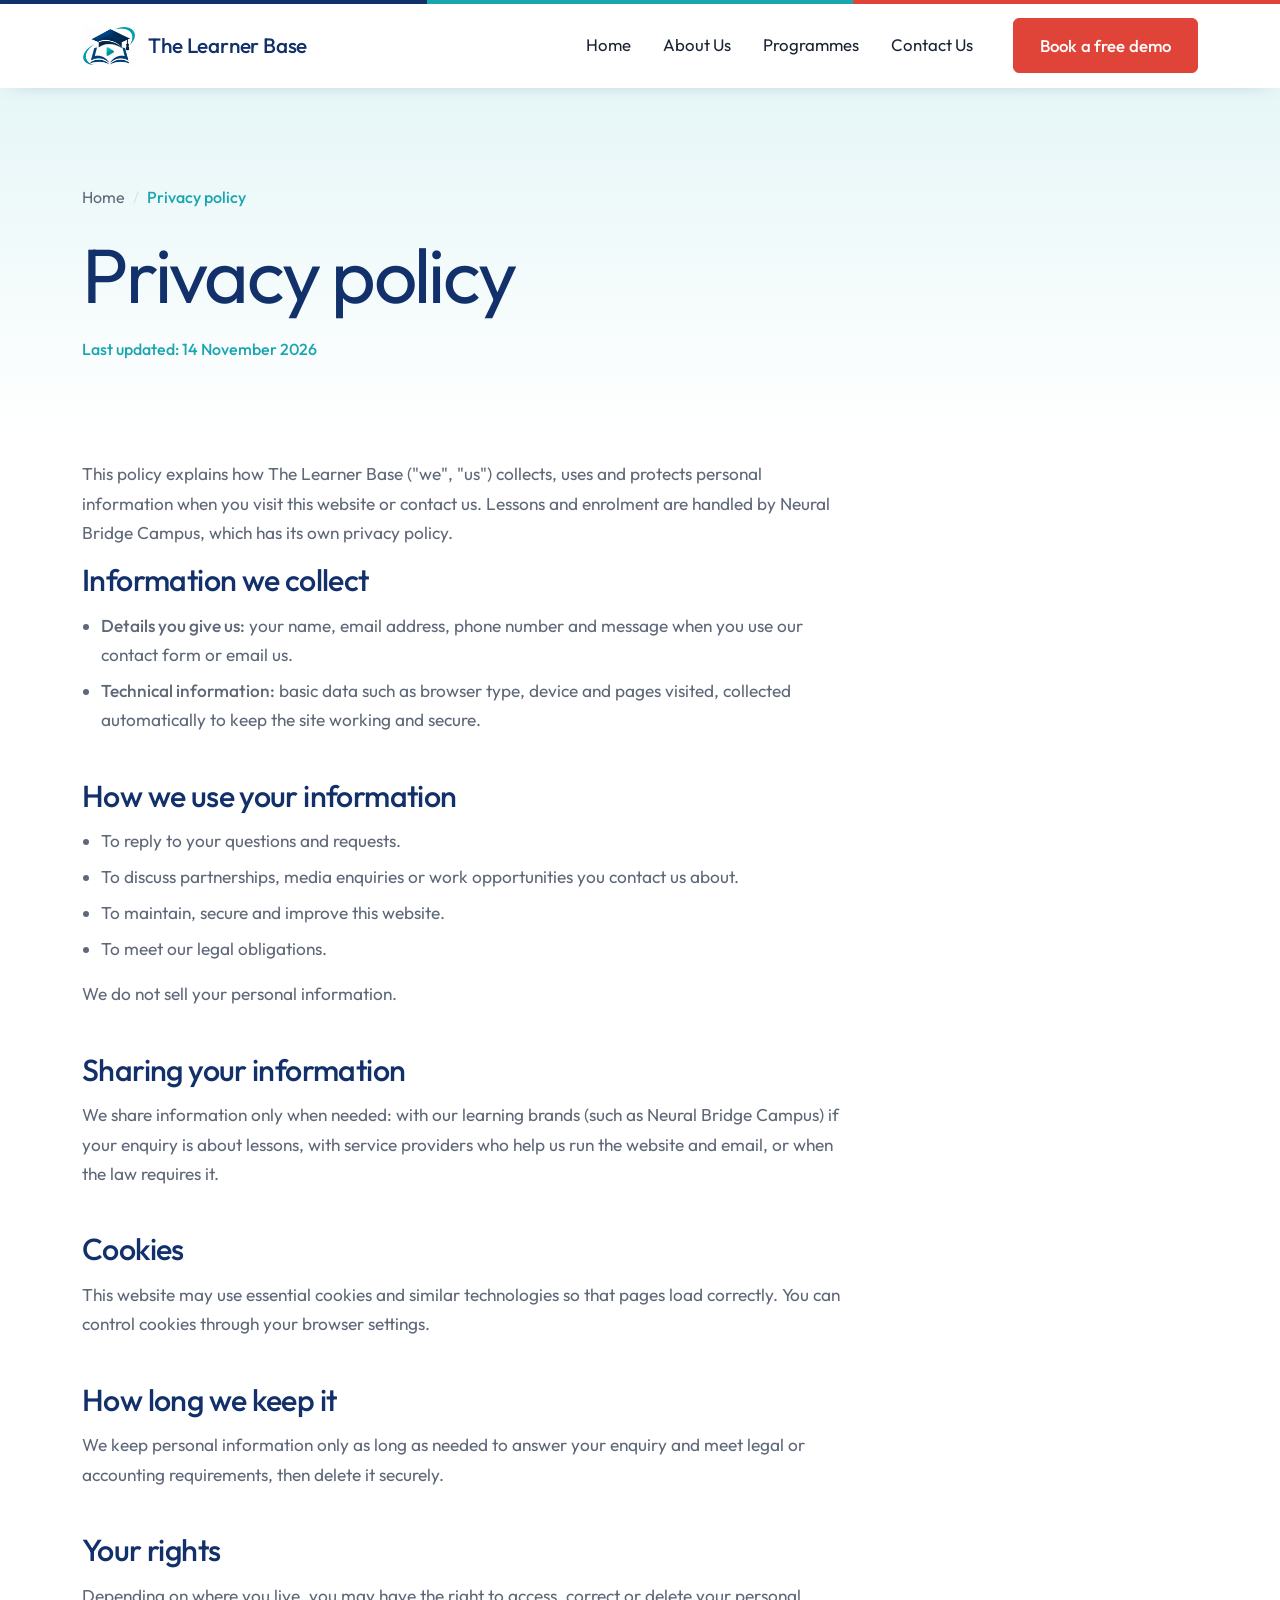
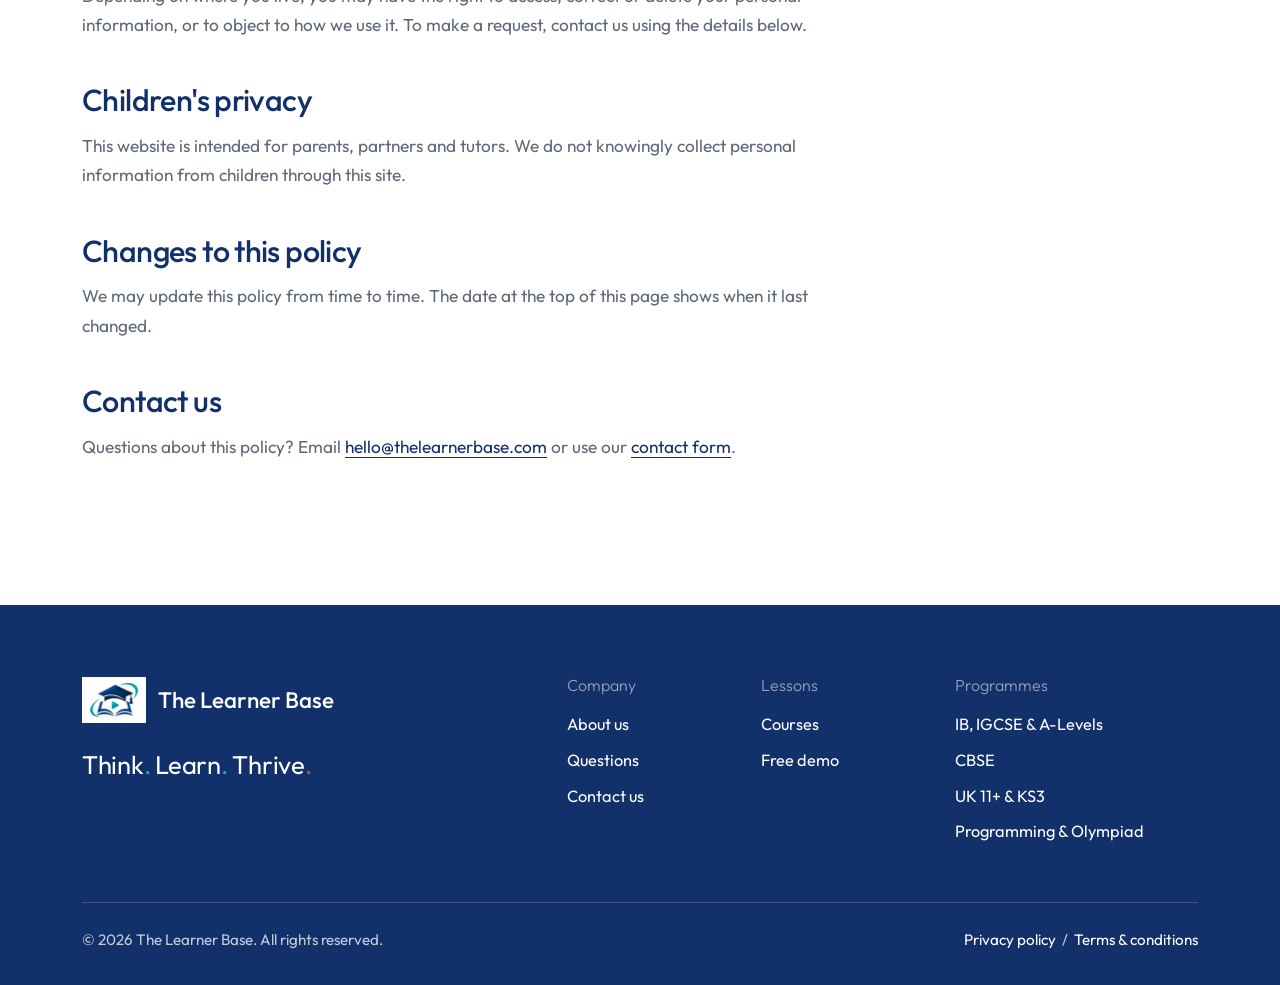
<file: privacy.html>
<!doctype html>
<html lang="en">
<head>
  <meta charset="utf-8">
  <meta name="viewport" content="width=device-width, initial-scale=1">
  <title>Privacy Policy · The Learner Base</title>
  <meta name="description" content="How The Learner Base collects, uses and protects your personal information.">
  <meta name="theme-color" content="#ffffff">
  <link rel="icon" type="image/png" href="assets/favicon.png">

  <link rel="preconnect" href="https://images.unsplash.com">
  <link rel="preconnect" href="https://fonts.googleapis.com">
  <link rel="preconnect" href="https://fonts.gstatic.com" crossorigin>
  <link href="https://fonts.googleapis.com/css2?family=Outfit:wght@300;400;500;600&display=swap" rel="stylesheet">
  <link href="https://cdn.jsdelivr.net/npm/bootstrap@5.3.3/dist/css/bootstrap.min.css" rel="stylesheet" integrity="sha384-QWTKZyjpPEjISv5WaRU9OFeRpok6YctnYmDr5pNlyT2bRjXh0JMhjY6hW+ALEwIH" crossorigin="anonymous">

  <link href="styles.css" rel="stylesheet">
</head>
<body>
  <a class="visually-hidden-focusable position-absolute top-0 start-0 m-2 btn btn-navy" style="z-index:2000" href="#main">Skip to content</a>

  <div class="brand-stripe" aria-hidden="true"></div>
  <!-- Header -->
  <nav class="navbar navbar-expand-lg sticky-top site-header" aria-label="Main navigation">
    <div class="container">
      <a class="brand" href="index.html" aria-label="The Learner Base home">
        <img src="assets/logo-mark.png" alt="" width="55" height="40">
        <span class="brand-text">The Learner Base</span>
      </a>
      <button class="navbar-toggler" type="button" data-bs-toggle="collapse" data-bs-target="#navMenu" aria-controls="navMenu" aria-expanded="false" aria-label="Open menu"><span class="toggler-lines"></span></button>
      <div class="collapse navbar-collapse" id="navMenu">
        <ul class="navbar-nav ms-auto me-lg-4">
          <li class="nav-item"><a class="nav-link" href="index.html">Home</a></li>
          <li class="nav-item"><a class="nav-link" href="about.html">About Us</a></li>
          <li class="nav-item"><a class="nav-link" href="index.html#programmes">Programmes</a></li>
          <li class="nav-item"><a class="nav-link" href="contact.html">Contact Us</a></li>
        </ul>
        <a class="btn btn-coral mt-3 mt-lg-0" href="https://www.neuralbridgecampus.com/#book-demo" target="_blank" rel="noopener">Book a free demo</a>
      </div>
    </div>
  </nav>

  <main id="main">
    <section class="page-hero" aria-labelledby="page-title">
      <div class="container">
        <ol class="crumbs" aria-label="Breadcrumb">
          <li><a href="index.html">Home</a></li>
          <li><span aria-current="page">Privacy policy</span></li>
        </ol>
        <h1 id="page-title">Privacy policy</h1>
        <p class="legal-updated mb-0">Last updated: 14 November 2026</p>
      </div>
    </section>

    <section class="section pt-4" aria-label="Privacy policy">
      <div class="container">
        <article class="legal">
          <p>This policy explains how The Learner Base ("we", "us") collects, uses and protects personal information when you visit this website or contact us. Lessons and enrolment are handled by Neural Bridge Campus, which has its own privacy policy.</p>

          <h2>Information we collect</h2>
          <ul>
            <li><strong>Details you give us:</strong> your name, email address, phone number and message when you use our contact form or email us.</li>
            <li><strong>Technical information:</strong> basic data such as browser type, device and pages visited, collected automatically to keep the site working and secure.</li>
          </ul>

          <h2>How we use your information</h2>
          <ul>
            <li>To reply to your questions and requests.</li>
            <li>To discuss partnerships, media enquiries or work opportunities you contact us about.</li>
            <li>To maintain, secure and improve this website.</li>
            <li>To meet our legal obligations.</li>
          </ul>
          <p>We do not sell your personal information.</p>

          <h2>Sharing your information</h2>
          <p>We share information only when needed: with our learning brands (such as Neural Bridge Campus) if your enquiry is about lessons, with service providers who help us run the website and email, or when the law requires it.</p>

          <h2>Cookies</h2>
          <p>This website may use essential cookies and similar technologies so that pages load correctly. You can control cookies through your browser settings.</p>

          <h2>How long we keep it</h2>
          <p>We keep personal information only as long as needed to answer your enquiry and meet legal or accounting requirements, then delete it securely.</p>

          <h2>Your rights</h2>
          <p>Depending on where you live, you may have the right to access, correct or delete your personal information, or to object to how we use it. To make a request, contact us using the details below.</p>

          <h2>Children's privacy</h2>
          <p>This website is intended for parents, partners and tutors. We do not knowingly collect personal information from children through this site.</p>

          <h2>Changes to this policy</h2>
          <p>We may update this policy from time to time. The date at the top of this page shows when it last changed.</p>

          <h2>Contact us</h2>
          <p>Questions about this policy? Email <a class="text-link" href="mailto:hello@thelearnerbase.com">hello@thelearnerbase.com</a> or use our <a class="text-link" href="contact.html">contact form</a>.</p>
        </article>
      </div>
    </section>
  </main>

  <!-- Footer -->
  <footer class="site-footer">
    <div class="container">
      <div class="row g-5">
        <div class="col-lg-5">
          <a class="footer-brand text-decoration-none" href="index.html"><img src="assets/logo-mark.png" alt="" width="64" height="46"><span>The Learner Base</span></a>
          <p class="footer-tag mb-0">Think<i>.</i> Learn<i>.</i> Thrive<i class="c">.</i></p>
        </div>
        <div class="col-6 col-md-4 col-lg-2">
          <h4>Company</h4>
          <ul><li><a href="about.html">About us</a></li><li><a href="index.html#faq">Questions</a></li><li><a href="contact.html">Contact us</a></li></ul>
        </div>
        <div class="col-6 col-md-4 col-lg-2">
          <h4>Lessons</h4>
          <ul><li><a href="https://www.neuralbridgecampus.com/courses" target="_blank" rel="noopener">Courses</a></li><li><a href="https://www.neuralbridgecampus.com/#book-demo" target="_blank" rel="noopener">Free demo</a></li></ul>
        </div>
        <div class="col-md-4 col-lg-3">
          <h4>Programmes</h4>
          <ul><li><a href="index.html#programmes">IB, IGCSE &amp; A-Levels</a></li><li><a href="index.html#programmes">CBSE</a></li><li><a href="index.html#programmes">UK 11+ &amp; KS3</a></li><li><a href="index.html#programmes">Programming &amp; Olympiad</a></li></ul>
        </div>
      </div>
      <div class="footer-bottom d-flex flex-column flex-md-row justify-content-between gap-2">
        <span>© <span id="year">2026</span> The Learner Base. All rights reserved.</span>
        <span><a href="privacy.html">Privacy policy</a> &nbsp;/&nbsp; <a href="terms.html">Terms &amp; conditions</a></span>
      </div>
    </div>
  </footer>

  <script src="https://cdn.jsdelivr.net/npm/bootstrap@5.3.3/dist/js/bootstrap.bundle.min.js" integrity="sha384-YvpcrYf0tY3lHB60NNkmXc5s9fDVZLESaAA55NDzOxhy9GkcIdslK1eN7N6jIeHz" crossorigin="anonymous"></script>
  <script>
    (function () {
      'use strict';
      var fallback = 'data:image/svg+xml;utf8,' + encodeURIComponent('<svg xmlns="http://www.w3.org/2000/svg" viewBox="0 0 800 600"><rect width="800" height="600" fill="#dfe6ef"/><path d="M400 230 l120 50 -120 50 -120 -50z" fill="#12306a" opacity=".5"/></svg>');
      function useFallback(img) { if (!img.dataset.fallback) { img.dataset.fallback = '1'; img.removeAttribute('srcset'); img.src = fallback; } }
      window.addEventListener('error', function (e) { if (e.target && e.target.tagName === 'IMG') useFallback(e.target); }, true);
      document.querySelectorAll('img').forEach(function (img) { if (img.complete && img.naturalWidth === 0) useFallback(img); });
      document.getElementById('year').textContent = new Date().getFullYear();
    })();
  </script>
</body>
</html>
</file>
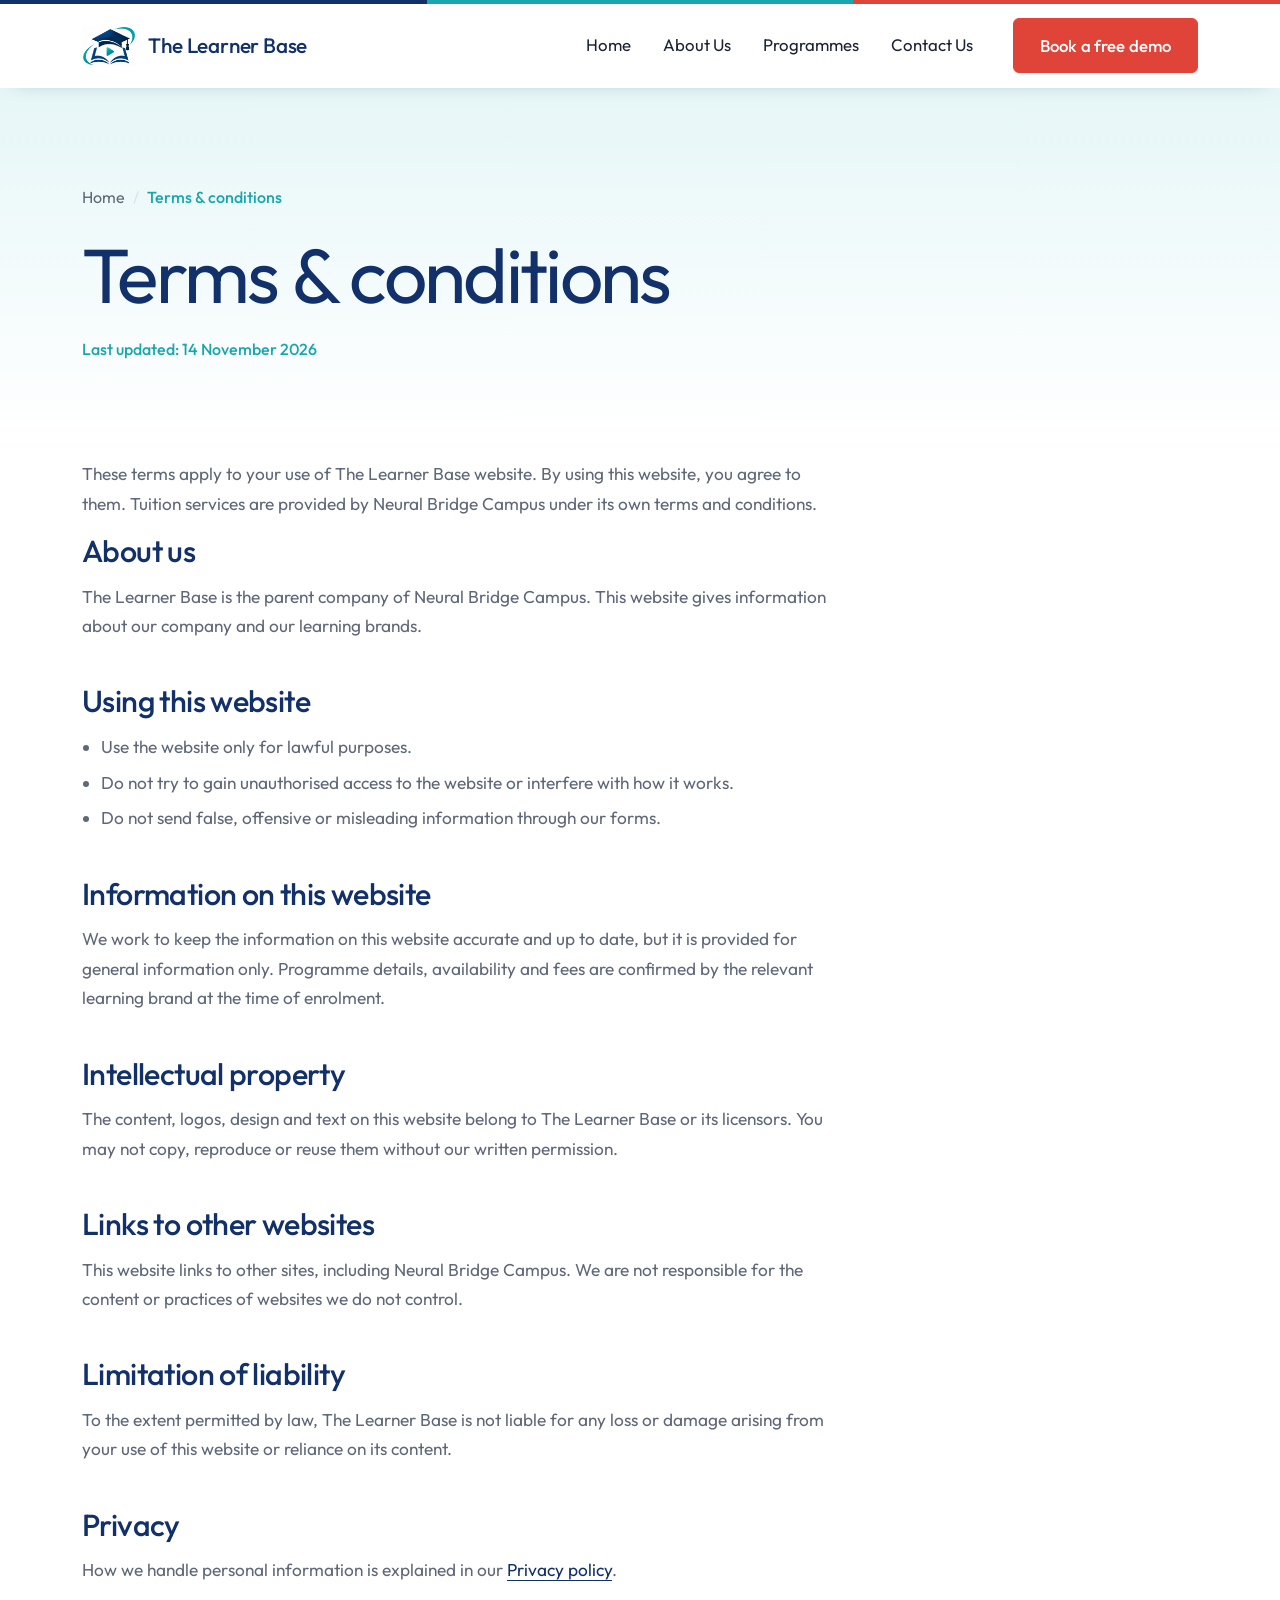
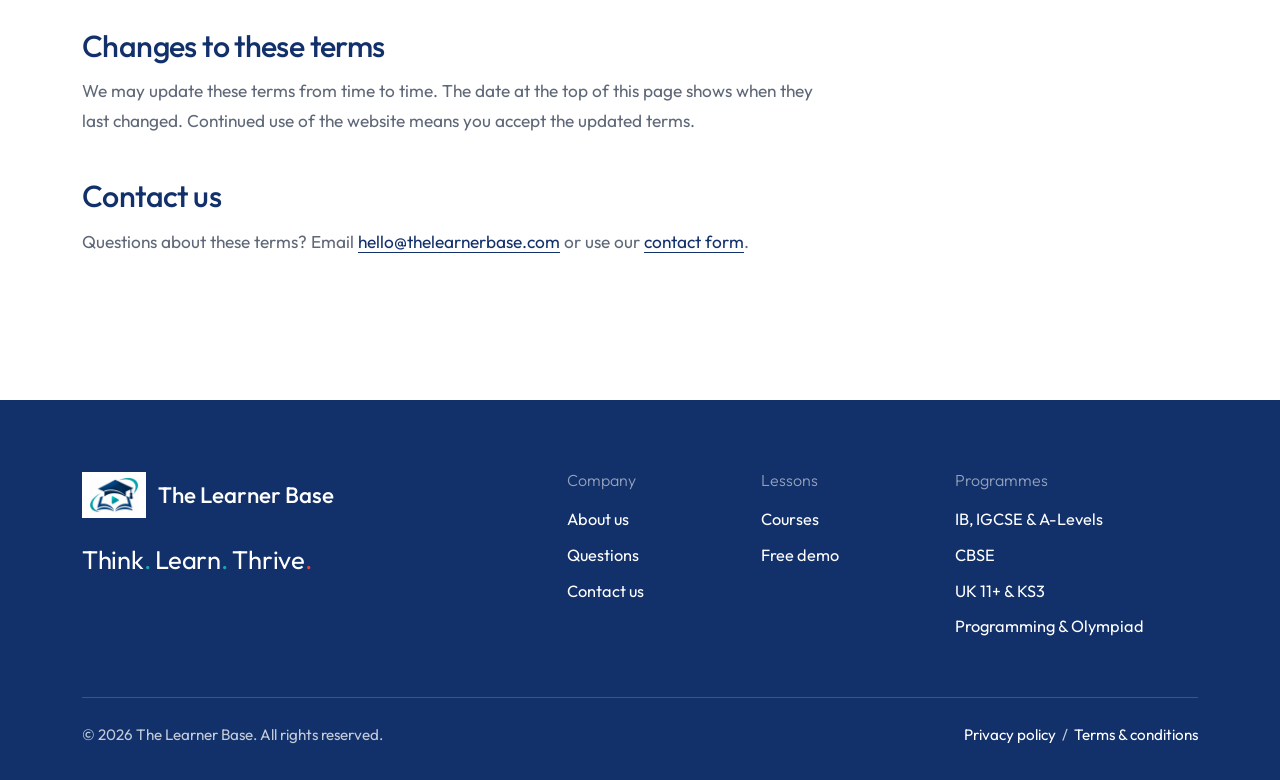
<file: terms.html>
<!doctype html>
<html lang="en">
<head>
  <meta charset="utf-8">
  <meta name="viewport" content="width=device-width, initial-scale=1">
  <title>Terms &amp; Conditions · The Learner Base</title>
  <meta name="description" content="The terms that apply to your use of The Learner Base website.">
  <meta name="theme-color" content="#ffffff">
  <link rel="icon" type="image/png" href="assets/favicon.png">

  <link rel="preconnect" href="https://images.unsplash.com">
  <link rel="preconnect" href="https://fonts.googleapis.com">
  <link rel="preconnect" href="https://fonts.gstatic.com" crossorigin>
  <link href="https://fonts.googleapis.com/css2?family=Outfit:wght@300;400;500;600&display=swap" rel="stylesheet">
  <link href="https://cdn.jsdelivr.net/npm/bootstrap@5.3.3/dist/css/bootstrap.min.css" rel="stylesheet" integrity="sha384-QWTKZyjpPEjISv5WaRU9OFeRpok6YctnYmDr5pNlyT2bRjXh0JMhjY6hW+ALEwIH" crossorigin="anonymous">

  <link href="styles.css" rel="stylesheet">
</head>
<body>
  <a class="visually-hidden-focusable position-absolute top-0 start-0 m-2 btn btn-navy" style="z-index:2000" href="#main">Skip to content</a>

  <div class="brand-stripe" aria-hidden="true"></div>
  <!-- Header -->
  <nav class="navbar navbar-expand-lg sticky-top site-header" aria-label="Main navigation">
    <div class="container">
      <a class="brand" href="index.html" aria-label="The Learner Base home">
        <img src="assets/logo-mark.png" alt="" width="55" height="40">
        <span class="brand-text">The Learner Base</span>
      </a>
      <button class="navbar-toggler" type="button" data-bs-toggle="collapse" data-bs-target="#navMenu" aria-controls="navMenu" aria-expanded="false" aria-label="Open menu"><span class="toggler-lines"></span></button>
      <div class="collapse navbar-collapse" id="navMenu">
        <ul class="navbar-nav ms-auto me-lg-4">
          <li class="nav-item"><a class="nav-link" href="index.html">Home</a></li>
          <li class="nav-item"><a class="nav-link" href="about.html">About Us</a></li>
          <li class="nav-item"><a class="nav-link" href="index.html#programmes">Programmes</a></li>
          <li class="nav-item"><a class="nav-link" href="contact.html">Contact Us</a></li>
        </ul>
        <a class="btn btn-coral mt-3 mt-lg-0" href="https://www.neuralbridgecampus.com/#book-demo" target="_blank" rel="noopener">Book a free demo</a>
      </div>
    </div>
  </nav>

  <main id="main">
    <section class="page-hero" aria-labelledby="page-title">
      <div class="container">
        <ol class="crumbs" aria-label="Breadcrumb">
          <li><a href="index.html">Home</a></li>
          <li><span aria-current="page">Terms &amp; conditions</span></li>
        </ol>
        <h1 id="page-title">Terms &amp; conditions</h1>
        <p class="legal-updated mb-0">Last updated: 14 November 2026</p>
      </div>
    </section>

    <section class="section pt-4" aria-label="Terms &amp; conditions">
      <div class="container">
        <article class="legal">
          <p>These terms apply to your use of The Learner Base website. By using this website, you agree to them. Tuition services are provided by Neural Bridge Campus under its own terms and conditions.</p>

          <h2>About us</h2>
          <p>The Learner Base is the parent company of Neural Bridge Campus. This website gives information about our company and our learning brands.</p>

          <h2>Using this website</h2>
          <ul>
            <li>Use the website only for lawful purposes.</li>
            <li>Do not try to gain unauthorised access to the website or interfere with how it works.</li>
            <li>Do not send false, offensive or misleading information through our forms.</li>
          </ul>

          <h2>Information on this website</h2>
          <p>We work to keep the information on this website accurate and up to date, but it is provided for general information only. Programme details, availability and fees are confirmed by the relevant learning brand at the time of enrolment.</p>

          <h2>Intellectual property</h2>
          <p>The content, logos, design and text on this website belong to The Learner Base or its licensors. You may not copy, reproduce or reuse them without our written permission.</p>

          <h2>Links to other websites</h2>
          <p>This website links to other sites, including Neural Bridge Campus. We are not responsible for the content or practices of websites we do not control.</p>

          <h2>Limitation of liability</h2>
          <p>To the extent permitted by law, The Learner Base is not liable for any loss or damage arising from your use of this website or reliance on its content.</p>

          <h2>Privacy</h2>
          <p>How we handle personal information is explained in our <a class="text-link" href="privacy.html">Privacy policy</a>.</p>

          <h2>Changes to these terms</h2>
          <p>We may update these terms from time to time. The date at the top of this page shows when they last changed. Continued use of the website means you accept the updated terms.</p>

          <h2>Contact us</h2>
          <p>Questions about these terms? Email <a class="text-link" href="mailto:hello@thelearnerbase.com">hello@thelearnerbase.com</a> or use our <a class="text-link" href="contact.html">contact form</a>.</p>
        </article>
      </div>
    </section>
  </main>

  <!-- Footer -->
  <footer class="site-footer">
    <div class="container">
      <div class="row g-5">
        <div class="col-lg-5">
          <a class="footer-brand text-decoration-none" href="index.html"><img src="assets/logo-mark.png" alt="" width="64" height="46"><span>The Learner Base</span></a>
          <p class="footer-tag mb-0">Think<i>.</i> Learn<i>.</i> Thrive<i class="c">.</i></p>
        </div>
        <div class="col-6 col-md-4 col-lg-2">
          <h4>Company</h4>
          <ul><li><a href="about.html">About us</a></li><li><a href="index.html#faq">Questions</a></li><li><a href="contact.html">Contact us</a></li></ul>
        </div>
        <div class="col-6 col-md-4 col-lg-2">
          <h4>Lessons</h4>
          <ul><li><a href="https://www.neuralbridgecampus.com/courses" target="_blank" rel="noopener">Courses</a></li><li><a href="https://www.neuralbridgecampus.com/#book-demo" target="_blank" rel="noopener">Free demo</a></li></ul>
        </div>
        <div class="col-md-4 col-lg-3">
          <h4>Programmes</h4>
          <ul><li><a href="index.html#programmes">IB, IGCSE &amp; A-Levels</a></li><li><a href="index.html#programmes">CBSE</a></li><li><a href="index.html#programmes">UK 11+ &amp; KS3</a></li><li><a href="index.html#programmes">Programming &amp; Olympiad</a></li></ul>
        </div>
      </div>
      <div class="footer-bottom d-flex flex-column flex-md-row justify-content-between gap-2">
        <span>© <span id="year">2026</span> The Learner Base. All rights reserved.</span>
        <span><a href="privacy.html">Privacy policy</a> &nbsp;/&nbsp; <a href="terms.html">Terms &amp; conditions</a></span>
      </div>
    </div>
  </footer>

  <script src="https://cdn.jsdelivr.net/npm/bootstrap@5.3.3/dist/js/bootstrap.bundle.min.js" integrity="sha384-YvpcrYf0tY3lHB60NNkmXc5s9fDVZLESaAA55NDzOxhy9GkcIdslK1eN7N6jIeHz" crossorigin="anonymous"></script>
  <script>
    (function () {
      'use strict';
      var fallback = 'data:image/svg+xml;utf8,' + encodeURIComponent('<svg xmlns="http://www.w3.org/2000/svg" viewBox="0 0 800 600"><rect width="800" height="600" fill="#dfe6ef"/><path d="M400 230 l120 50 -120 50 -120 -50z" fill="#12306a" opacity=".5"/></svg>');
      function useFallback(img) { if (!img.dataset.fallback) { img.dataset.fallback = '1'; img.removeAttribute('srcset'); img.src = fallback; } }
      window.addEventListener('error', function (e) { if (e.target && e.target.tagName === 'IMG') useFallback(e.target); }, true);
      document.querySelectorAll('img').forEach(function (img) { if (img.complete && img.naturalWidth === 0) useFallback(img); });
      document.getElementById('year').textContent = new Date().getFullYear();
    })();
  </script>
</body>
</html>
</file>
<file: styles.css>
:root {
  --navy: #12306a;
  --blue: #1f4e9a;
  --teal: #1aa6ae;
  --coral: #e04438;
  --coral-dark: #c4352a;
  --ink: #1b2333;
  --grey: #5f6878;
  --rule: #dde2ea;
  --band: #f3f6f9;
  --teal-soft: #e6f6f7;
  --coral-soft: #fdeeec;
  --sky: #5fb8ff;
  --sun: #ffc24b;

  --bs-body-font-family: "Outfit", system-ui, -apple-system, "Segoe UI", Roboto, Arial, sans-serif;
  --bs-body-font-weight: 400;
  --bs-body-font-size: 1.125rem;
  --bs-body-line-height: 1.7;
  --bs-body-color: var(--ink);
  --bs-link-color: var(--navy);
  --bs-link-color-rgb: 18, 48, 106;
  --bs-link-hover-color-rgb: 224, 68, 56;
  --bs-border-color: var(--rule);
}

html { scroll-behavior: smooth; scroll-padding-top: 90px; }
body { -webkit-font-smoothing: antialiased; }
h1, h2, h3, h4 { font-weight: 400; color: var(--navy); letter-spacing: -0.02em; line-height: 1.12; }
h2 { font-size: clamp(2.2rem, 4.6vw, 3.6rem); margin-bottom: 1.5rem; }
h3 { font-size: 1.6rem; font-weight: 500; }
strong, b { font-weight: 500; }
p { max-width: 60ch; }
a { text-underline-offset: 4px; text-decoration-thickness: 1px; }
img { max-width: 100%; display: block; }
:focus-visible { outline: 2px solid var(--coral); outline-offset: 3px; }

.section { padding-block: clamp(5rem, 10vw, 8.5rem); }
.band { background: var(--band); }
.label { font-size: 1rem; font-weight: 600; color: var(--teal); margin-bottom: 1.25rem; display: block; }
.statement { font-size: clamp(1.45rem, 3.2vw, 2.5rem); font-weight: 400; line-height: 1.35; color: var(--navy); letter-spacing: -0.015em; max-width: 30ch; }

/* Buttons: thin, rectangular, quiet */
.btn { font-weight: 500; border-radius: 6px; padding: .85rem 1.6rem; letter-spacing: .01em; font-size: 1.05rem; }
.btn-coral { --bs-btn-bg: var(--coral); --bs-btn-border-color: var(--coral); --bs-btn-color: #fff; --bs-btn-hover-bg: var(--coral-dark); --bs-btn-hover-border-color: var(--coral-dark); --bs-btn-hover-color: #fff; --bs-btn-active-bg: var(--coral-dark); --bs-btn-active-color: #fff; }
.btn-navy { --bs-btn-bg: var(--navy); --bs-btn-border-color: var(--navy); --bs-btn-color: #fff; --bs-btn-hover-bg: var(--blue); --bs-btn-hover-border-color: var(--blue); --bs-btn-hover-color: #fff; --bs-btn-active-bg: var(--blue); --bs-btn-active-color: #fff; }
.btn-outline { --bs-btn-color: var(--navy); --bs-btn-border-color: var(--navy); --bs-btn-hover-bg: var(--navy); --bs-btn-hover-color: #fff; --bs-btn-hover-border-color: var(--navy); --bs-btn-active-bg: var(--navy); --bs-btn-active-color: #fff; }
.btn-white { --bs-btn-bg: #fff; --bs-btn-border-color: #fff; --bs-btn-color: var(--coral-dark); --bs-btn-hover-bg: transparent; --bs-btn-hover-color: #fff; --bs-btn-hover-border-color: #fff; --bs-btn-active-bg: transparent; --bs-btn-active-color: #fff; }
.btn-line-white { --bs-btn-color: #fff; --bs-btn-border-color: rgba(255,255,255,.6); --bs-btn-hover-bg: #fff; --bs-btn-hover-color: var(--coral-dark); --bs-btn-hover-border-color: #fff; --bs-btn-active-bg: #fff; --bs-btn-active-color: var(--coral-dark); }
.text-link { color: var(--navy); text-decoration: underline; font-weight: 400; }
.text-link:hover { color: var(--coral); }

/* Header */
.site-header { background: rgba(255,255,255,.96); border-bottom: 1px solid var(--rule); padding-block: .9rem; }
.brand { display: inline-flex; align-items: center; gap: .75rem; text-decoration: none; }
.brand img { height: 40px; width: auto; }
.brand-text { font-size: 1.3rem; font-weight: 500; color: var(--navy); letter-spacing: -0.01em; line-height: 1; }
.site-header .nav-link { color: var(--ink); font-weight: 400; font-size: 1.05rem; padding-inline: 1rem !important; }
.site-header .nav-link:hover, .site-header .nav-link.active { color: var(--coral); }
.navbar-toggler { border: 0; padding: .5rem; }
.navbar-toggler:focus { box-shadow: none; outline: 2px solid var(--coral); }
.toggler-lines { display: block; width: 26px; height: 12px; border-top: 1px solid var(--navy); border-bottom: 1px solid var(--navy); }
@media (max-width: 991.98px) {
  .site-header .navbar-collapse { padding-top: 1rem; }
  .site-header .nav-link { padding: .8rem 0 !important; border-bottom: 1px solid var(--rule); font-size: 1.2rem; }
}

/* Hero */
.hero { padding-top: clamp(3.5rem, 8vw, 6rem); }
.hero h1 { font-size: clamp(2.2rem, 6.4vw, 5.4rem); font-weight: 400; line-height: 1.04; letter-spacing: -0.035em; margin: 0; max-width: 16ch; }
.hero-side { font-size: 1.15rem; color: var(--grey); }
.hero-side a { color: var(--navy); }

/* Triptych: the signature element */
.triptych { display: flex; gap: 6px; height: min(72vh, 640px); margin-top: clamp(3rem, 6vw, 4.5rem); }
.panel {
  position: relative; flex: 1 1 0; min-width: 0; overflow: hidden; color: #fff; cursor: pointer;
  transition: flex-grow .6s cubic-bezier(.3,.7,.2,1); outline-offset: -4px;
}
.panel img { position: absolute; inset: 0; width: 100%; height: 100%; object-fit: cover; transition: transform .8s ease; }
.panel::after { content: ""; position: absolute; inset: 0; background: linear-gradient(180deg, rgba(10,22,52,0) 35%, rgba(10,22,52,.78) 100%); }
.panel-body { position: absolute; left: 0; right: 0; bottom: 0; z-index: 1; padding: clamp(1.25rem, 3vw, 2.25rem); }
.panel-word { font-size: clamp(2.2rem, 4.6vw, 4rem); font-weight: 500; letter-spacing: -0.03em; line-height: 1; display: block; }
.panel-word::after { content: "."; color: var(--teal); }
.panel:nth-child(3) .panel-word::after { color: var(--coral); }
.panel-text { max-width: 36ch; margin: 1rem 0 0; font-size: 1.05rem; line-height: 1.55; color: rgba(255,255,255,.88); opacity: 0; transform: translateY(8px); transition: opacity .4s ease .15s, transform .4s ease .15s; }
.panel.is-open { flex-grow: 2.2; }
.panel.is-open img { transform: scale(1.03); }
.panel.is-open .panel-text { opacity: 1; transform: none; }
@media (max-width: 767.98px) {
  .triptych { flex-direction: column; height: auto; }
  .panel { flex: none; height: 300px; cursor: default; }
  .panel-text { opacity: 1; transform: none; }
}

/* About */
.facts { list-style: none; padding: 0; margin: 0; border-top: 1px solid var(--rule); }
.facts li { padding: 1.5rem 0; border-bottom: 1px solid var(--rule); }
.facts h3 { font-size: 1.35rem; margin: 0 0 .35rem; }
.facts p { margin: 0; color: var(--grey); font-size: 1.05rem; }
.portrait { aspect-ratio: 4 / 5; object-fit: cover; width: 100%; }

/* Neural Bridge Campus band */
.nbc { background: var(--coral); color: #fff; }
.nbc h2 { color: #fff; font-size: clamp(2.8rem, 7vw, 5.8rem); letter-spacing: -0.04em; line-height: 1; margin-bottom: 2rem; }
.nbc .label { color: rgba(255,255,255,.8); }
.nbc p { color: rgba(255,255,255,.92); font-size: 1.2rem; }
.nbc-list { list-style: none; padding: 0; margin: 2.5rem 0; display: grid; grid-template-columns: 1fr 1fr; border-top: 1px solid rgba(255,255,255,.35); }
.nbc-list li { padding: 1rem 0; border-bottom: 1px solid rgba(255,255,255,.35); font-size: 1.08rem; }
.nbc-list li:nth-child(odd) { padding-right: 1.5rem; }
@media (max-width: 575.98px) { .nbc-list { grid-template-columns: 1fr; } .nbc-list li:nth-child(odd) { padding-right: 0; } }
.nbc-img { width: 100%; height: 100%; min-height: 420px; object-fit: cover; }
.nbc-curricula { font-size: 1rem; color: rgba(255,255,255,.85); margin-top: 1.25rem; }

/* Programmes as a definition list */
.programmes { margin: 0; border-top: 1px solid var(--rule); }
.programmes .row { padding-block: 1.75rem; border-bottom: 1px solid var(--rule); margin: 0; }
.programmes dt { font-weight: 400; font-size: clamp(1.5rem, 2.6vw, 2.1rem); color: var(--navy); letter-spacing: -0.02em; line-height: 1.2; padding-left: 0; }
.programmes dd { margin: 0; color: var(--grey); align-self: center; padding-right: 0; }
.programmes .row:hover dt { color: var(--coral); }

/* Steps */
.steps { list-style: none; padding: 0; margin: 0; counter-reset: step; }
.steps li { counter-increment: step; padding-top: 1.5rem; border-top: 1px solid var(--navy); }
.steps li::before { content: counter(step); display: block; font-size: 3.6rem; font-weight: 300; line-height: 1; color: var(--teal); margin-bottom: 1.25rem; }
.steps li:last-child::before { color: var(--coral); }
.steps h3 { font-size: 1.35rem; margin-bottom: .5rem; }
.steps p { color: var(--grey); margin: 0; font-size: 1.05rem; }

/* Testimonials */
.quote-carousel blockquote { font-size: clamp(1.35rem, 3.4vw, 2.6rem); font-weight: 400; line-height: 1.35; color: var(--navy); letter-spacing: -0.015em; margin: 0 0 2rem; max-width: 34ch; }
.quote-carousel figcaption { color: var(--grey); font-size: 1.05rem; }
.quote-carousel figcaption strong { color: var(--ink); font-weight: 400; }
.quote-controls { display: flex; align-items: center; gap: 1.5rem; margin-top: 3rem; }
.quote-controls button { background: none; border: 0; padding: 0; color: var(--navy); font-size: 1.05rem; font-weight: 500; text-decoration: underline; }
.quote-controls button:hover { color: var(--coral); }
.quote-count { color: var(--grey); font-size: 1rem; }

/* Tutors */
.tutor-img { width: 100%; aspect-ratio: 5 / 4; object-fit: cover; }

/* FAQ */
.faq .accordion { --bs-accordion-bg: transparent; --bs-accordion-border-width: 0; --bs-accordion-btn-focus-box-shadow: none; --bs-accordion-active-bg: transparent; --bs-accordion-active-color: var(--coral); --bs-accordion-btn-padding-x: 0; --bs-accordion-body-padding-x: 0; }
.faq .accordion-item { border-bottom: 1px solid var(--rule) !important; }
.faq .accordion-item:first-child { border-top: 1px solid var(--rule) !important; }
.faq .accordion-button { font-family: inherit; font-weight: 500; font-size: 1.35rem; color: var(--navy); padding-block: 1.5rem; }
.faq .accordion-button:focus-visible { outline: 2px solid var(--coral); outline-offset: 2px; }
.faq .accordion-button::after { background-image: none; content: "+"; font-size: 1.8rem; font-weight: 300; width: auto; height: auto; line-height: 1; transform: none; }
.faq .accordion-button:not(.collapsed)::after { content: "−"; transform: none; }
.faq .accordion-body { color: var(--grey); padding-top: 0; padding-bottom: 1.75rem; max-width: 62ch; }

/* Contact: underline fields */
.field { margin-bottom: 1.75rem; }
.field label { display: block; font-size: 1rem; color: var(--grey); margin-bottom: .25rem; }
.field .form-control, .field .form-select { border: 0; border-bottom: 1px solid #b7c0cd; border-radius: 0; padding: .6rem 0; font-size: 1.15rem; font-weight: 400; background-color: transparent; box-shadow: none; color: var(--ink); }
.field .form-select { background-position: right 0 center; }
.field .form-control:focus, .field .form-select:focus { border-bottom-color: var(--navy); box-shadow: 0 1px 0 0 var(--navy); }
.was-validated .field .form-control:invalid, .was-validated .field .form-select:invalid { border-bottom-color: var(--coral); background-image: none; }
.was-validated .field .form-control:valid, .was-validated .field .form-select:valid { border-bottom-color: #b7c0cd; background-image: none; }
.invalid-feedback { color: var(--coral); font-size: .95rem; }
.form-success { display: none; color: var(--navy); border-left: 2px solid var(--teal); padding: .25rem 0 .25rem 1rem; margin-bottom: 1.5rem; }
.form-success.show { display: block; }
.contact-lines { list-style: none; padding: 0; margin: 2.5rem 0 0; }
.contact-lines li { padding: 1rem 0; border-top: 1px solid var(--rule); display: flex; justify-content: space-between; gap: 1rem; flex-wrap: wrap; }
.contact-lines span { color: var(--grey); }

/* Footer */
.site-footer { background: var(--navy); color: rgba(255,255,255,.75); padding-block: 4.5rem 2rem; font-size: 1.02rem; }
.site-footer a { color: #fff; text-decoration: none; font-weight: 400; }
.site-footer a:hover { text-decoration: underline; }
.site-footer h4 { color: rgba(255,255,255,.55); font-size: 1rem; font-weight: 300; margin-bottom: 1rem; letter-spacing: 0; }
.site-footer ul { list-style: none; padding: 0; margin: 0; display: grid; gap: .5rem; }
.footer-brand { display: inline-flex; align-items: center; gap: .75rem; margin-bottom: 1.25rem; }
.footer-brand img { height: 46px; background: #fff; padding: 5px 7px; }
.footer-brand span { color: #fff; font-size: 1.4rem; font-weight: 500; }
.footer-tag { font-size: 1.6rem; font-weight: 400; color: #fff; letter-spacing: -0.01em; }
.footer-tag i { font-style: normal; color: var(--teal); }
.footer-tag i.c { color: var(--coral); }
.footer-bottom { border-top: 1px solid rgba(255,255,255,.18); margin-top: 3.5rem; padding-top: 1.5rem; font-size: .95rem; }


/* =========================================================
   Colour + mobile refinements
   ========================================================= */
.brand-stripe { height: 4px; background: linear-gradient(90deg, var(--navy) 0 33.33%, var(--teal) 33.33% 66.66%, var(--coral) 66.66% 100%); }
.site-header { border-bottom-color: transparent; box-shadow: 0 6px 20px -16px rgba(18,48,106,.5); }

/* Hero */
.hero { background: linear-gradient(180deg, var(--teal-soft) 0%, #ffffff 78%); }
.hero-side { border-left: 3px solid var(--coral); padding-left: 1.1rem; color: var(--ink); }
.panel { border-radius: 14px; }
.panel-body::before { content: ""; display: block; width: 46px; height: 4px; border-radius: 4px; margin-bottom: 1rem; background: var(--teal); }
.panel:nth-child(2) .panel-body::before { background: var(--sky); }
.panel:nth-child(3) .panel-body::before { background: var(--coral); }
.panel:nth-child(2) .panel-word::after { color: var(--sky); }

/* About facts with coloured markers */
.facts li { padding-left: 1.25rem; position: relative; }
.facts li::before { content: ""; position: absolute; left: 0; top: 1.85rem; width: 8px; height: 8px; border-radius: 50%; background: var(--teal); }
.facts li:nth-child(2)::before { background: var(--blue); }
.facts li:nth-child(3)::before { background: var(--coral); }

/* Programmes on navy */
.prog-dark { background: var(--navy); color: #fff; }
.prog-dark h2 { color: #fff; }
.prog-dark .label { color: var(--teal-300, #6fd9de); }
.prog-dark .text-secondary { color: rgba(255,255,255,.72) !important; }
.prog-dark .programmes, .prog-dark .programmes .row { border-color: rgba(255,255,255,.16); }
.prog-dark .programmes dt { color: #fff; display: flex; align-items: center; gap: .85rem; }
.prog-dark .programmes dt::before { content: ""; flex: none; width: 10px; height: 10px; border-radius: 50%; background: #6fd9de; }
.prog-dark .programmes .row:nth-child(3n+2) dt::before { background: var(--sun); }
.prog-dark .programmes .row:nth-child(3n) dt::before { background: var(--coral); }
.prog-dark .programmes dd { color: rgba(255,255,255,.75); }
.prog-dark .programmes .row { transition: background-color .2s; }
.prog-dark .programmes .row:hover { background: rgba(255,255,255,.04); }
.prog-dark .programmes .row:hover dt { color: #6fd9de; }

/* Steps on soft teal with coloured cards */
.steps-band { background: var(--teal-soft); }
.steps li { border-top: 0; padding-top: 0; }
.steps .step-card { background: #fff; border-radius: 16px; padding: 1.6rem; height: 100%; box-shadow: 0 12px 30px -22px rgba(18,48,106,.45); border-top: 4px solid var(--teal); }
.steps li:nth-child(2) .step-card { border-top-color: var(--blue); }
.steps li:nth-child(3) .step-card { border-top-color: var(--sun); }
.steps li:nth-child(4) .step-card { border-top-color: var(--coral); }
.steps li::before { display: none; }
.step-num { display: block; font-size: 3rem; font-weight: 300; line-height: 1; margin-bottom: 1rem; color: var(--teal); }
.steps li:nth-child(2) .step-num { color: var(--blue); }
.steps li:nth-child(3) .step-num { color: #e0a21f; }
.steps li:nth-child(4) .step-num { color: var(--coral); }

/* Testimonials on soft coral */
.quotes-band { background: var(--coral-soft); }
.quotes-band .label { color: var(--coral); }
.quote-carousel blockquote { position: relative; }
.quote-mark { display: block; font-size: 5.5rem; line-height: .6; color: var(--coral); font-weight: 500; margin-bottom: 1.25rem; height: 2.6rem; }
.quote-controls button { color: var(--coral-dark); }

/* Careers on teal */
.careers-band { background: var(--teal); color: #fff; }
.careers-band h2 { color: #fff; }
.careers-band .label { color: #fff; opacity: .85; }
.careers-band .text-secondary { color: rgba(255,255,255,.9) !important; }
.careers-band .tutor-img { border-radius: 16px; box-shadow: 0 30px 60px -30px rgba(10,30,60,.6); }
.careers-band .btn-navy { --bs-btn-bg: #fff; --bs-btn-border-color: #fff; --bs-btn-color: var(--navy); --bs-btn-hover-bg: var(--navy); --bs-btn-hover-border-color: var(--navy); --bs-btn-hover-color: #fff; }

/* FAQ accents */
.faq .accordion-button:not(.collapsed) { color: var(--coral); }
.faq .accordion-button::after { color: var(--teal); }

/* Contact */
.contact-band { background: linear-gradient(135deg, #ffffff 0%, var(--teal-soft) 100%); }
.contact-lines li span { color: var(--teal); font-weight: 500; }

.nbc-img { border-radius: 0; }

/* ---------- Mobile spacing ---------- */
@media (max-width: 767.98px) {
  body { --bs-body-font-size: 1.05rem; }
  .section { padding-block: 3.25rem; }
  .hero { padding-top: 2rem; }
  .hero h1 { margin-bottom: .5rem; }
  .hero-side { font-size: 1.05rem; }
  .row.g-5 { --bs-gutter-y: 1.5rem; }
  .row.mb-5, .mb-5 { margin-bottom: 1.75rem !important; }
  .row.mb-4 { margin-bottom: 1rem !important; }
  h2 { font-size: 2rem; margin-bottom: 1rem; }
  .label { margin-bottom: .6rem; }
  .triptych { margin-top: 1.75rem; gap: 8px; }
  .panel { height: 230px; }
  .panel-body { padding: 1.1rem 1.2rem; }
  .panel-body::before { margin-bottom: .6rem; }
  .panel-word { font-size: 2.1rem; }
  .panel-text { margin-top: .5rem; font-size: .98rem; }
  .facts li { padding-block: 1rem; }
  .facts li::before { top: 1.35rem; }
  .facts h3 { font-size: 1.2rem; }
  .nbc .px-4 { padding-block: 2.5rem !important; }
  .nbc h2 { font-size: 2.6rem; margin-bottom: 1rem; }
  .nbc p { font-size: 1.05rem; }
  .nbc-list { margin: 1.5rem 0; }
  .nbc-list li { padding: .7rem 0; font-size: 1rem; }
  .nbc-img { min-height: 240px; max-height: 280px; }
  .programmes .row { padding-block: 1.1rem; }
  .programmes dt { font-size: 1.35rem; margin-bottom: .25rem; }
  .programmes dd { font-size: 1rem; }
  .steps.row.g-5 { --bs-gutter-y: 1rem; }
  .steps .step-card { padding: 1.25rem; }
  .step-num { font-size: 2.4rem; margin-bottom: .6rem; }
  .mt-5 { margin-top: 1.75rem !important; }
  .quote-mark { font-size: 4rem; height: 2rem; margin-bottom: .75rem; }
  .quote-controls { margin-top: 1.5rem; }
  .faq .accordion-button { font-size: 1.12rem; padding-block: 1.1rem; }
  .field { margin-bottom: 1.25rem; }
  .contact-lines { margin-top: 1.5rem; }
  .site-footer { padding-block: 3rem 1.5rem; }
  .site-footer .row.g-5 { --bs-gutter-y: 1.75rem; }
  .footer-bottom { margin-top: 2rem; }
}

@media (prefers-reduced-motion: reduce) {
  html { scroll-behavior: auto; }
  *, *::before, *::after { transition-duration: .001ms !important; animation-duration: .001ms !important; }
}

/* =========================================================
   Inner pages (About us, Contact us)
   ========================================================= */
.page-hero { background: linear-gradient(180deg, var(--teal-soft) 0%, #ffffff 100%); padding-block: clamp(3.5rem, 8vw, 6rem) clamp(3rem, 6vw, 4.5rem); }
.page-hero h1 { font-size: clamp(2.4rem, 6vw, 4.8rem); font-weight: 400; line-height: 1.05; letter-spacing: -0.035em; margin: 0; max-width: 18ch; }
.crumbs { list-style: none; padding: 0; margin: 0 0 1.5rem; display: flex; gap: .5rem; font-size: 1rem; color: var(--grey); }
.crumbs li + li::before { content: "/"; margin-right: .5rem; color: var(--rule); }
.crumbs a { color: var(--grey); text-decoration: none; }
.crumbs a:hover { color: var(--coral); }
.crumbs [aria-current] { color: var(--teal); font-weight: 500; }
.page-banner { width: 100%; height: clamp(260px, 48vh, 520px); object-fit: cover; border-radius: 14px; }

.value-card { background: #fff; border-radius: 16px; padding: 1.75rem; height: 100%; box-shadow: 0 12px 30px -22px rgba(18,48,106,.45); border-top: 4px solid var(--teal); }
.value-card h3 { font-size: 1.35rem; margin-bottom: .5rem; }
.value-card p { color: var(--grey); margin: 0; font-size: 1.05rem; }
.col-md-6:nth-child(2) > .value-card, .col-lg-3:nth-child(2) > .value-card, .col-lg-4:nth-child(2) > .value-card { border-top-color: var(--blue); }
.col-md-6:nth-child(3) > .value-card, .col-lg-3:nth-child(3) > .value-card, .col-lg-4:nth-child(3) > .value-card { border-top-color: var(--sun); }
.col-md-6:nth-child(4) > .value-card, .col-lg-3:nth-child(4) > .value-card { border-top-color: var(--coral); }

.cta-band { background: var(--coral); color: #fff; }
.cta-band h2 { color: #fff; margin-bottom: 1rem; }
.cta-band p { color: rgba(255,255,255,.92); }

@media (max-width: 767.98px) {
  .page-hero { padding-block: 2rem 2rem; }
  .crumbs { margin-bottom: 1rem; }
  .value-card { padding: 1.25rem; }
}

/* Contact page */
.contact-hero { padding-bottom: clamp(6rem, 12vw, 9rem); }
.contact-hero h1 { max-width: none; }
.contact-wrap { margin-top: clamp(-6rem, -9vw, -4rem); padding-bottom: clamp(4rem, 8vw, 6.5rem); }
.contact-card { background: #fff; border-radius: 20px; overflow: hidden; box-shadow: 0 40px 80px -40px rgba(18,48,106,.45), 0 0 0 1px var(--rule); }

.contact-info { position: relative; background: var(--navy); color: rgba(255,255,255,.8); padding: clamp(2rem, 4vw, 3rem); display: flex; flex-direction: column; overflow: hidden; }
.contact-info::before, .contact-info::after { content: ""; position: absolute; border-radius: 50%; pointer-events: none; }
.contact-info::before { width: 220px; height: 220px; right: -90px; bottom: -90px; background: var(--teal); opacity: .35; }
.contact-info::after { width: 120px; height: 120px; right: 70px; bottom: -60px; background: var(--coral); opacity: .55; }
.contact-info h2 { color: #fff; font-size: clamp(1.8rem, 3vw, 2.3rem); margin-bottom: .75rem; }
.contact-info p { font-size: 1.05rem; }
.info-list { list-style: none; padding: 0; margin: 1.75rem 0 2.5rem; display: grid; gap: 1.4rem; }
.info-list li { display: flex; gap: .9rem; align-items: flex-start; color: #fff; font-size: 1.05rem; }
.info-list small { display: block; font-size: .85rem; color: rgba(255,255,255,.6); letter-spacing: .02em; margin-bottom: .1rem; }
.info-list a { color: #fff; text-decoration: underline; text-decoration-color: rgba(255,255,255,.4); word-break: break-word; }
.info-list a:hover { text-decoration-color: #fff; }
.info-dot { flex: none; width: 10px; height: 10px; border-radius: 50%; background: #6fd9de; margin-top: .55rem; }
.info-dot.dot-sun { background: var(--sun); }
.info-dot.dot-coral { background: var(--coral); }
.info-tag { margin-top: auto; position: relative; z-index: 1; font-size: 1.5rem; color: #fff; letter-spacing: -0.01em; }
.info-tag i { font-style: normal; color: #6fd9de; }
.info-tag i.c { color: var(--coral); }

.contact-form-col { padding: clamp(1.75rem, 4vw, 3rem); }
.box-form .form-label { font-size: .98rem; font-weight: 500; color: var(--navy); margin-bottom: .4rem; }
.box-form .opt { font-weight: 400; color: var(--grey); }
.box-form .form-control, .box-form .form-select { background-color: var(--band); border: 1px solid transparent; border-radius: 10px; padding: .85rem 1rem; font-size: 1.05rem; color: var(--ink); box-shadow: none; transition: border-color .2s, background-color .2s, box-shadow .2s; }
.box-form .form-select { padding-right: 2.5rem; }
.box-form .form-control::placeholder { color: #9aa3b2; }
.box-form .form-control:focus, .box-form .form-select:focus { background-color: #fff; border-color: var(--teal); box-shadow: 0 0 0 4px rgba(26,166,174,.15); }
.box-form textarea.form-control { resize: vertical; min-height: 140px; }
.box-form.was-validated .form-control:invalid, .box-form.was-validated .form-select:invalid { border-color: var(--coral); }
.box-form.was-validated .form-control:valid, .box-form.was-validated .form-select:valid { border-color: transparent; }
.box-form.was-validated .form-control:invalid, .box-form.was-validated .form-control:valid { background-image: none; padding-right: 1rem; }
.box-form.was-validated .form-select:invalid, .box-form.was-validated .form-select:valid { --bs-form-select-bg-icon: none; padding-right: 2.5rem; }
.box-form .invalid-feedback { margin-top: .35rem; }
.box-form .form-success { margin-bottom: 1.25rem; }
.form-note { font-size: .95rem; color: var(--grey); }

@media (max-width: 991.98px) {
  .contact-info { padding-bottom: 6rem; }
  .info-list { margin-bottom: 1.5rem; }
}
@media (max-width: 767.98px) {
  .contact-hero { padding-bottom: 5rem; }
  .contact-wrap { margin-top: -3.5rem; }
  .contact-card { border-radius: 16px; }
  .box-form .btn { width: 100%; }
}

/* Legal pages */
.legal { max-width: 760px; }
.legal h2 { font-size: clamp(1.5rem, 2.6vw, 1.9rem); font-weight: 500; margin: 2.75rem 0 .85rem; }
.legal h2:first-of-type { margin-top: 0; }
.legal p, .legal li { color: var(--grey); font-size: 1.08rem; max-width: none; }
.legal ul { padding-left: 1.2rem; margin-bottom: 1rem; }
.legal li { margin-bottom: .4rem; }
.legal-updated { color: var(--teal); font-weight: 500; font-size: 1rem; margin-top: 1.25rem; }
</file>
